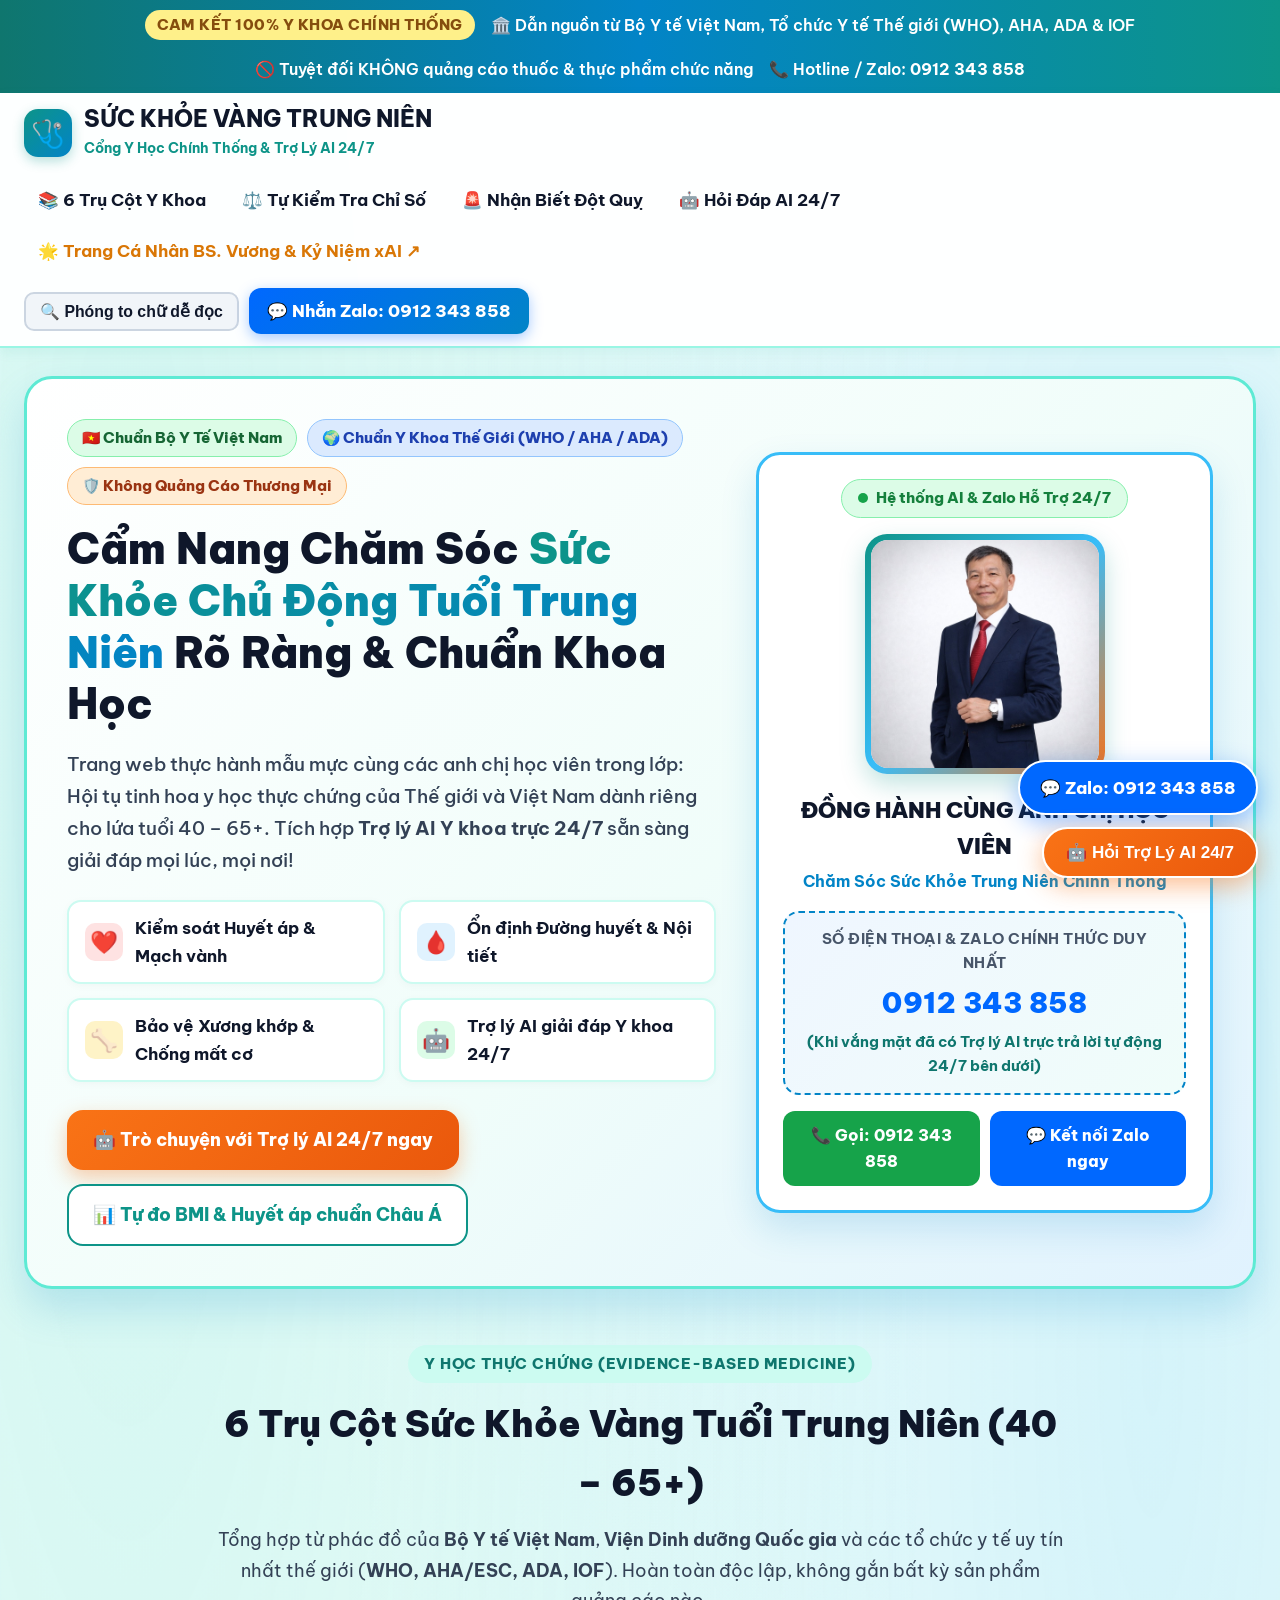
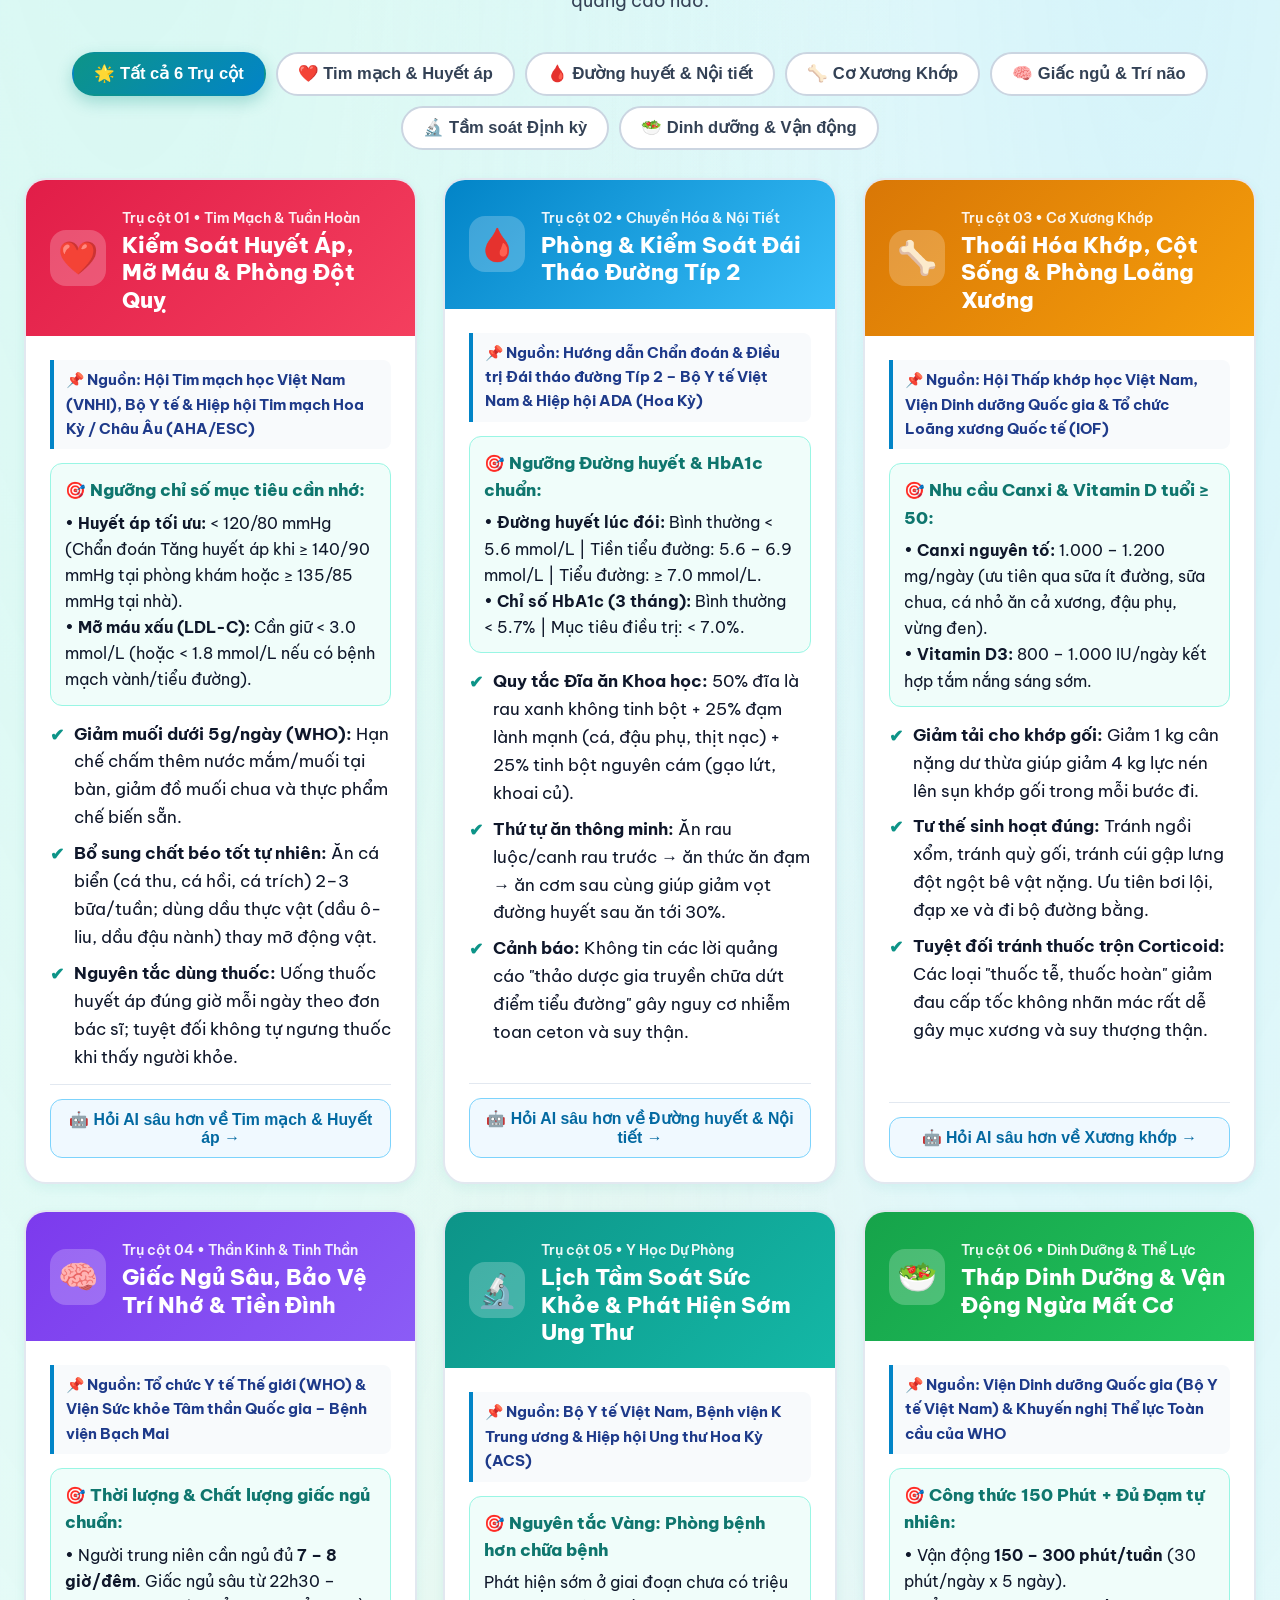
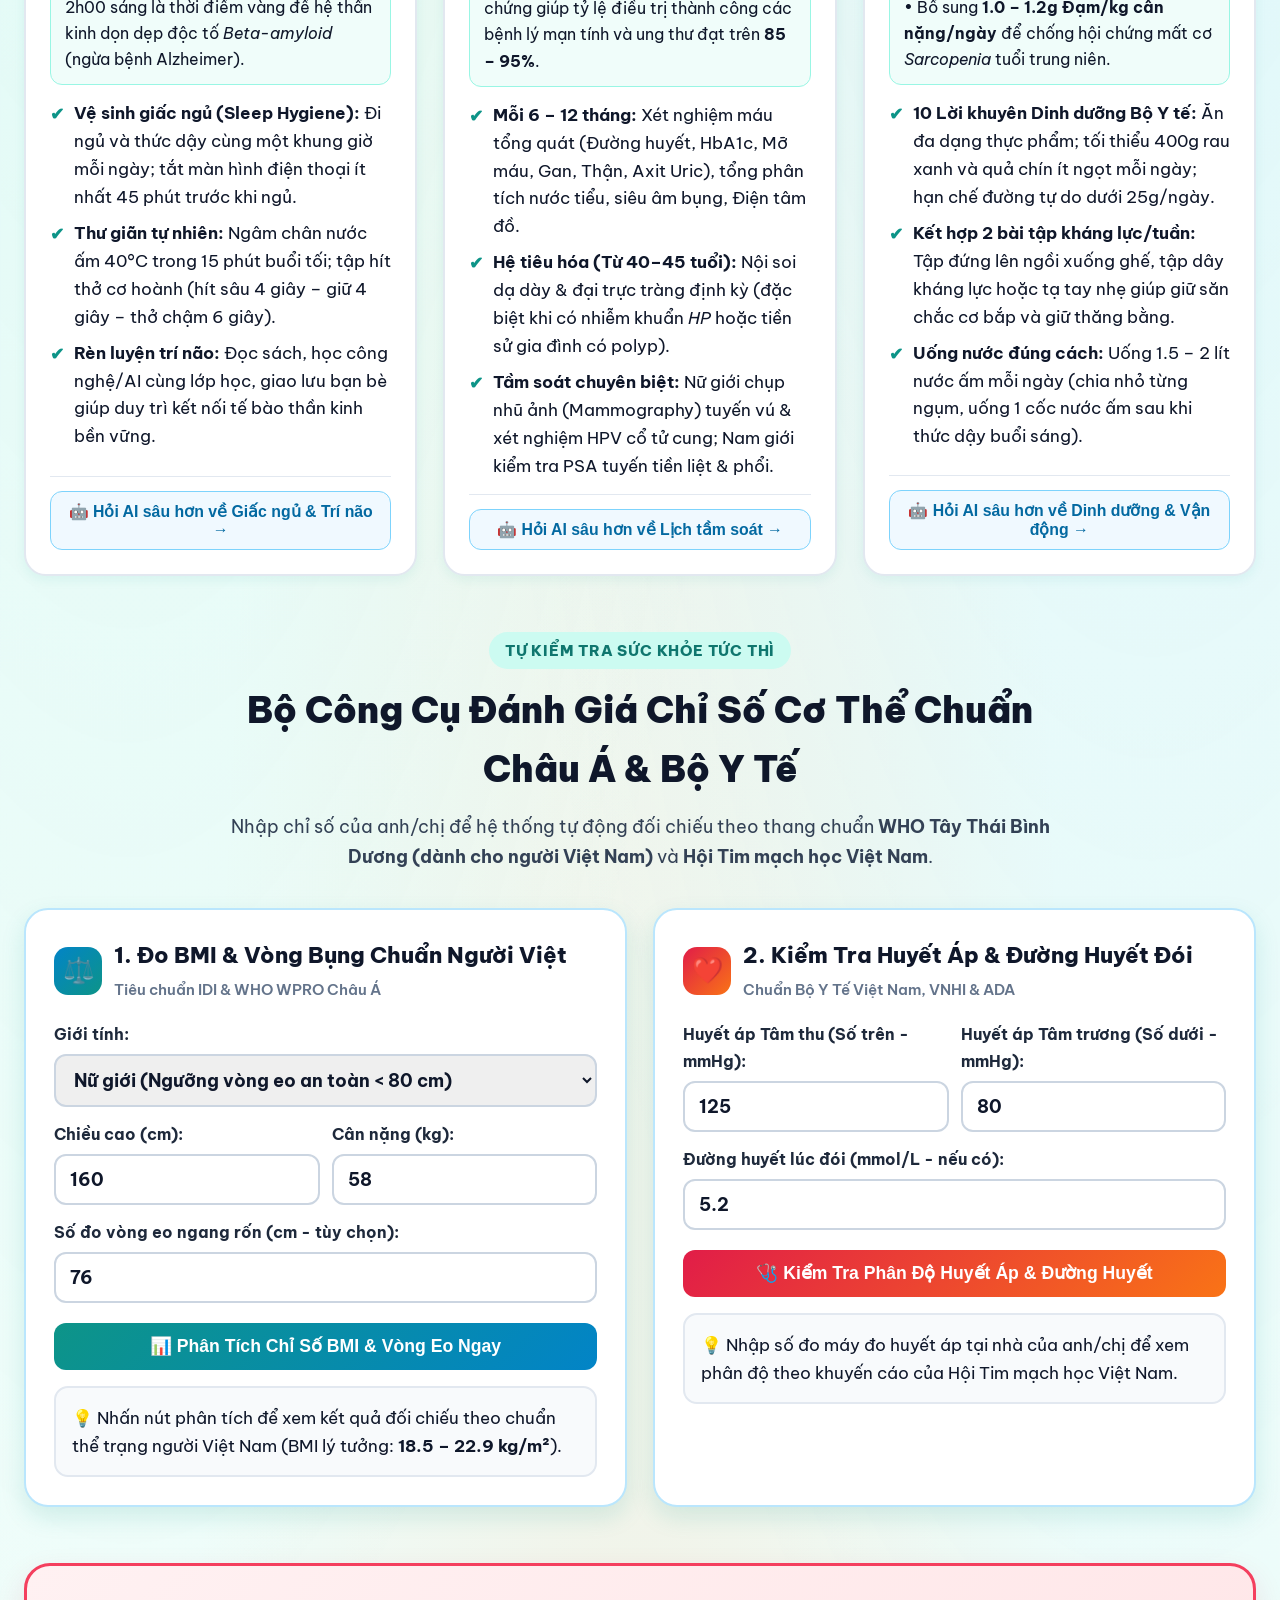
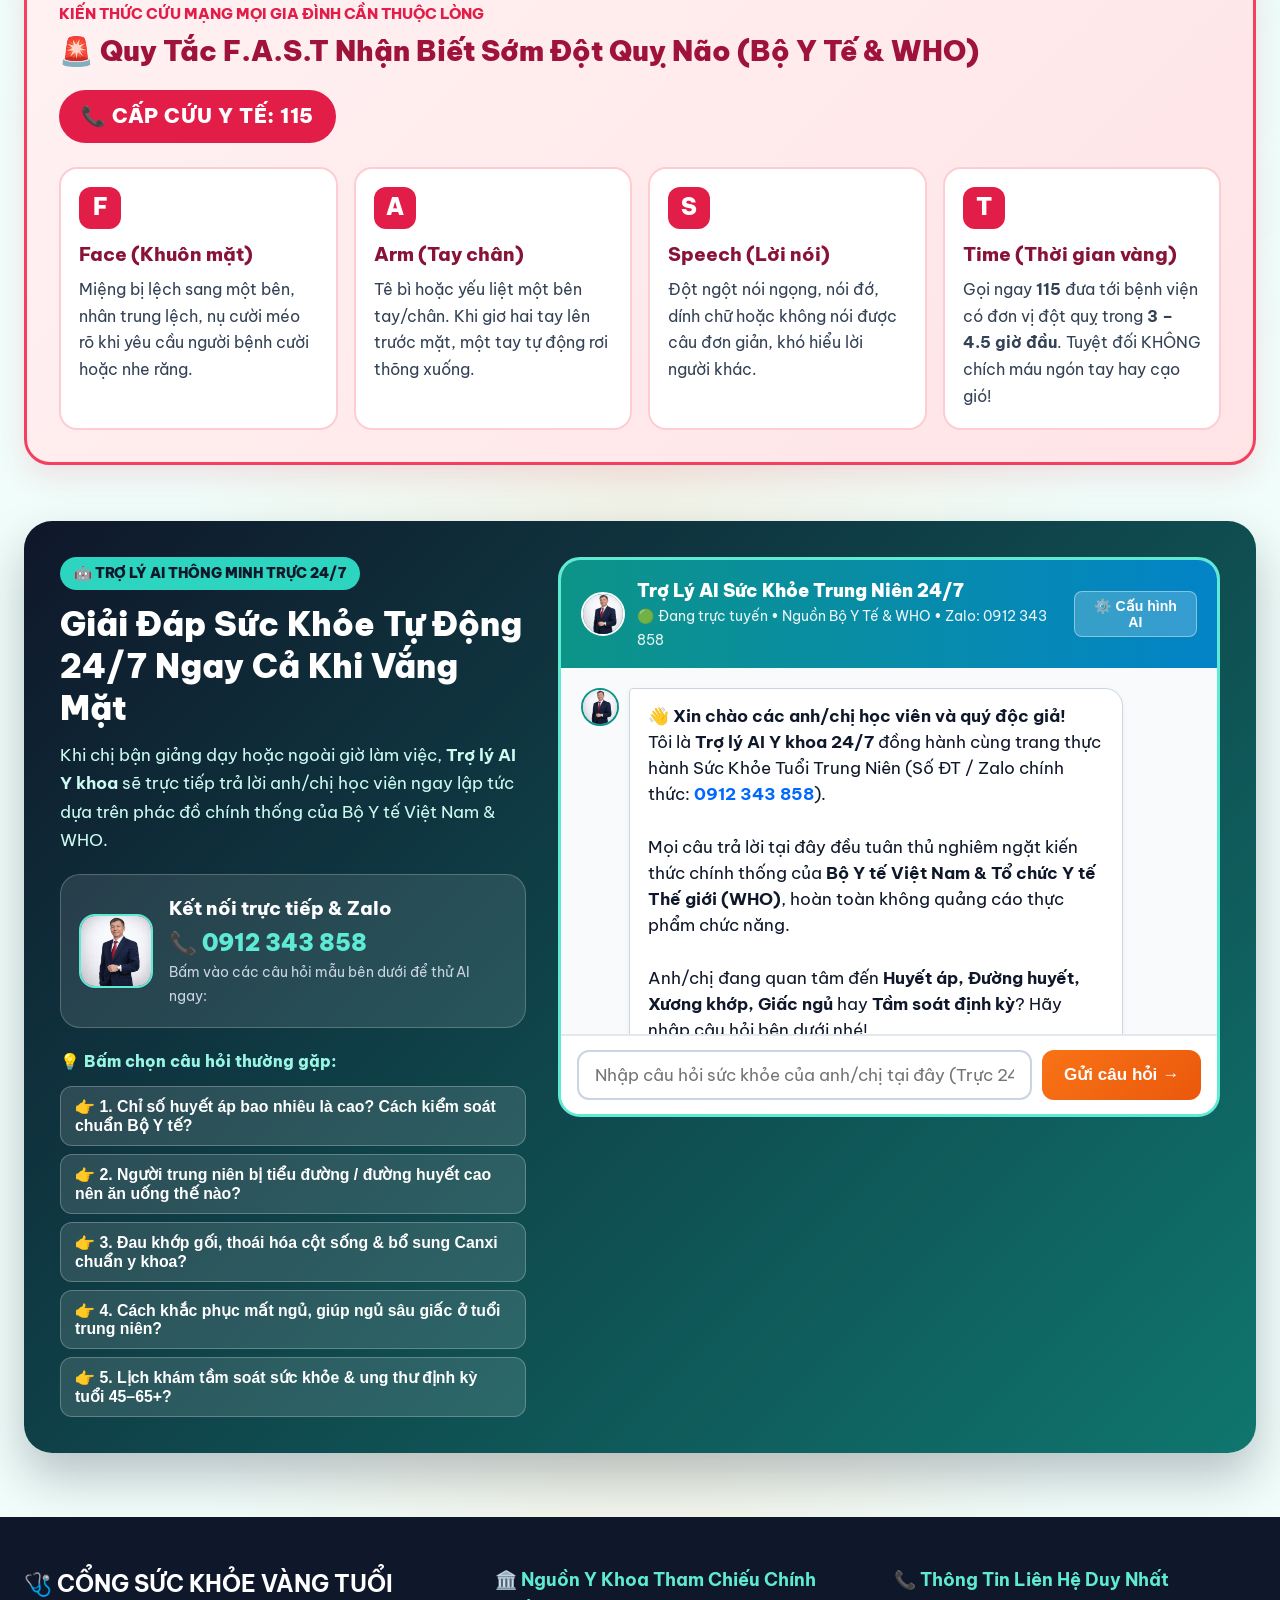
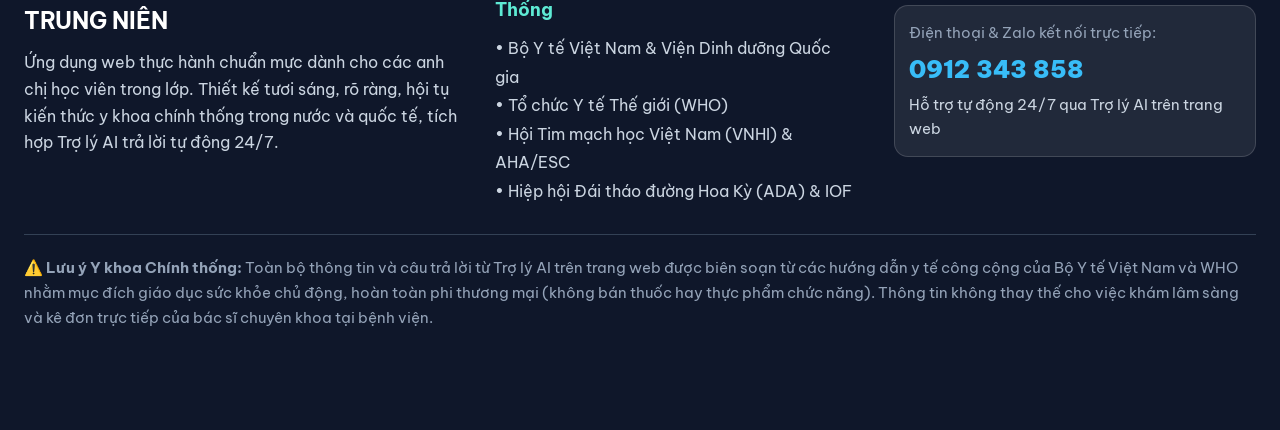
<file: index.html>
<!DOCTYPE html>
<html lang="vi">
<head>
  <meta charset="UTF-8" />
  <meta name="viewport" content="width=device-width, initial-scale=1.0" />
  <title>Sức Khỏe Vàng Tuổi Trung Niên | Y Khoa Chính Thống Việt Nam & Thế Giới - AI 24/7</title>
  <link rel="preconnect" href="https://fonts.googleapis.com">
  <link rel="preconnect" href="https://fonts.gstatic.com" crossorigin>
  <link href="https://fonts.googleapis.com/css2?family=Be+Vietnam+Pro:ital,wght@0,400;0,500;0,600;0,700;0,800;0,900;1,400&display=swap" rel="stylesheet">
  <link rel="stylesheet" href="styles.css" />
</head>
<body>

  <!-- THANH CAM KẾT Y KHOA CHÍNH THỐNG -->
  <div class="top-trust-bar">
    <span class="badge-pill">CAM KẾT 100% Y KHOA CHÍNH THỐNG</span>
    <span>🏛️ Dẫn nguồn từ Bộ Y tế Việt Nam, Tổ chức Y tế Thế giới (WHO), AHA, ADA &amp; IOF</span>
    <span>🚫 Tuyệt đối KHÔNG quảng cáo thuốc &amp; thực phẩm chức năng</span>
    <span>📞 Hotline / Zalo: <strong>0912 343 858</strong></span>
  </div>

  <!-- THANH ĐIỀU HƯỚNG CHÍNH -->
  <header class="navbar">
    <div class="nav-container">
      <a href="#top" class="brand-logo">
        <div class="brand-icon">🩺</div>
        <div class="brand-text">
          <h1>SỨC KHỎE VÀNG TRUNG NIÊN</h1>
          <span>Cổng Y Học Chính Thống &amp; Trợ Lý AI 24/7</span>
        </div>
      </a>

      <nav class="nav-links">
        <a href="#kien-thuc-y-khoa">📚 6 Trụ Cột Y Khoa</a>
        <a href="#cong-cu-tu-do">⚖️ Tự Kiểm Tra Chỉ Số</a>
        <a href="#cap-cuu-dot-quy">🚨 Nhận Biết Đột Quỵ</a>
        <a href="#ai-assistant-section">🤖 Hỏi Đáp AI 24/7</a>
        <a href="bs-trinh-cong-vuong.html" style="color:#d97706;font-weight:700;">🌟 Trang Cá Nhân BS. Vương &amp; Kỷ Niệm xAI ↗</a>
      </nav>

      <div class="nav-actions">
        <button id="btnFontToggle" class="btn-font-toggle" onclick="toggleFontSize()">
          🔍 Phóng to chữ dễ đọc
        </button>
        <a href="https://zalo.me/0912343858" target="_blank" class="btn-zalo-nav">
          💬 Nhắn Zalo: 0912 343 858
        </a>
      </div>
    </div>
  </header>

  <!-- HERO SECTION: TƯƠI SÁNG, BẮT MẮT & HÌNH CHÂN DUNG DUY NHẤT KÈM SỐ ZALO -->
  <section id="top" class="hero-section">
    <div class="hero-card">
      <div class="hero-content">
        <div class="hero-badge-row">
          <span class="source-tag tag-moh">🇻🇳 Chuẩn Bộ Y Tế Việt Nam</span>
          <span class="source-tag tag-who">🌍 Chuẩn Y Khoa Thế Giới (WHO / AHA / ADA)</span>
          <span class="source-tag tag-noads">🛡️ Không Quảng Cáo Thương Mại</span>
        </div>

        <h2>
          Cẩm Nang Chăm Sóc <span class="highlight">Sức Khỏe Chủ Động Tuổi Trung Niên</span> Rõ Ràng &amp; Chuẩn Khoa Học
        </h2>

        <p class="hero-lead">
          Trang web thực hành mẫu mực cùng các anh chị học viên trong lớp: Hội tụ tinh hoa y học thực chứng của Thế giới và Việt Nam dành riêng cho lứa tuổi 40 – 65+. Tích hợp <strong>Trợ lý AI Y khoa trực 24/7</strong> sẵn sàng giải đáp mọi lúc, mọi nơi!
        </p>

        <div class="hero-pillars">
          <div class="pillar-item">
            <div class="pillar-icon" style="background:#fee2e2;color:#e11d48;">❤️</div>
            <span>Kiểm soát Huyết áp &amp; Mạch vành</span>
          </div>
          <div class="pillar-item">
            <div class="pillar-icon" style="background:#e0f2fe;color:#0284c7;">🩸</div>
            <span>Ổn định Đường huyết &amp; Nội tiết</span>
          </div>
          <div class="pillar-item">
            <div class="pillar-icon" style="background:#fef3c7;color:#d97706;">🦴</div>
            <span>Bảo vệ Xương khớp &amp; Chống mất cơ</span>
          </div>
          <div class="pillar-item">
            <div class="pillar-icon" style="background:#dcfce7;color:#16a34a;">🤖</div>
            <span>Trợ lý AI giải đáp Y khoa 24/7</span>
          </div>
        </div>

        <div class="hero-cta-group">
          <a href="#ai-assistant-section" class="btn-primary-hero">
            🤖 Trò chuyện với Trợ lý AI 24/7 ngay
          </a>
          <a href="#cong-cu-tu-do" class="btn-secondary-hero">
            📊 Tự đo BMI &amp; Huyết áp chuẩn Châu Á
          </a>
        </div>
      </div>

      <!-- KHUNG HÌNH CHÂN DUNG DUY NHẤT TRONG FOLDER KÈM SỐ ĐT & ZALO 0912 343 858 -->
      <div class="profile-card">
        <div class="profile-status-badge">
          <span class="pulse-dot"></span>
          <span>Hệ thống AI &amp; Zalo Hỗ Trợ 24/7</span>
        </div>

        <div class="profile-img-wrapper">
          <img src="avatar.jpg" alt="Hình đại diện đồng hành sức khỏe trung niên" />
        </div>

        <div class="profile-title">ĐỒNG HÀNH CÙNG ANH CHỊ HỌC VIÊN</div>
        <div class="profile-subtitle">Chăm Sóc Sức Khỏe Trung Niên Chính Thống</div>

        <div class="contact-box-highlight">
          <div class="phone-label">Số Điện Thoại &amp; Zalo Chính Thức Duy Nhất</div>
          <div class="phone-number-display">0912 343 858</div>
          <div style="font-size:0.82rem;color:#0f766e;font-weight:700;">
            (Khi vắng mặt đã có Trợ lý AI trực trả lời tự động 24/7 bên dưới)
          </div>
        </div>

        <div class="profile-contact-buttons">
          <a href="tel:0912343858" class="btn-call-direct">
            📞 Gọi: 0912 343 858
          </a>
          <a href="https://zalo.me/0912343858" target="_blank" class="btn-zalo-direct">
            💬 Kết nối Zalo ngay
          </a>
        </div>
      </div>
    </div>
  </section>

  <!-- CHUYÊN MỤC 1: 6 TRỤ CỘT KIẾN THỨC Y HỌC CHÍNH THỐNG VIỆT NAM & THẾ GIỚI -->
  <section id="kien-thuc-y-khoa" class="section-container">
    <div class="section-header">
      <span class="section-eyebrow">Y HỌC THỰC CHỨNG (EVIDENCE-BASED MEDICINE)</span>
      <h2>6 Trụ Cột Sức Khỏe Vàng Tuổi Trung Niên (40 – 65+)</h2>
      <p>
        Tổng hợp từ phác đồ của <strong>Bộ Y tế Việt Nam</strong>, <strong>Viện Dinh dưỡng Quốc gia</strong> và các tổ chức y tế uy tín nhất thế giới (<strong>WHO, AHA/ESC, ADA, IOF</strong>). Hoàn toàn độc lập, không gắn bất kỳ sản phẩm quảng cáo nào.
      </p>
    </div>

    <!-- Thanh lọc chuyên mục -->
    <div class="filter-bar">
      <button class="filter-btn active" onclick="filterKnowledge('all', this)">🌟 Tất cả 6 Trụ cột</button>
      <button class="filter-btn" onclick="filterKnowledge('tim-mach', this)">❤️ Tim mạch &amp; Huyết áp</button>
      <button class="filter-btn" onclick="filterKnowledge('noi-tiet', this)">🩸 Đường huyết &amp; Nội tiết</button>
      <button class="filter-btn" onclick="filterKnowledge('xuong-khop', this)">🦴 Cơ Xương Khớp</button>
      <button class="filter-btn" onclick="filterKnowledge('than-kinh', this)">🧠 Giấc ngủ &amp; Trí não</button>
      <button class="filter-btn" onclick="filterKnowledge('tam-soat', this)">🔬 Tầm soát Định kỳ</button>
      <button class="filter-btn" onclick="filterKnowledge('dinh-duong', this)">🥗 Dinh dưỡng &amp; Vận động</button>
    </div>

    <div class="knowledge-grid">
      <!-- TRỤ CỘT 1: TIM MẠCH -->
      <article class="medical-card" data-category="tim-mach">
        <div class="card-banner banner-cardio">
          <div class="card-svg-box">❤️</div>
          <div class="card-banner-title">
            <span>Trụ cột 01 • Tim Mạch &amp; Tuần Hoàn</span>
            <h3>Kiểm Soát Huyết Áp, Mỡ Máu &amp; Phòng Đột Quỵ</h3>
          </div>
        </div>
        <div class="card-body">
          <div class="source-citation">
            📌 Nguồn: Hội Tim mạch học Việt Nam (VNHI), Bộ Y tế &amp; Hiệp hội Tim mạch Hoa Kỳ / Châu Âu (AHA/ESC)
          </div>
          <div class="metric-highlight-box">
            <h4>🎯 Ngưỡng chỉ số mục tiêu cần nhớ:</h4>
            <p style="font-size:0.88rem;">
              • <strong>Huyết áp tối ưu:</strong> &lt; 120/80 mmHg (Chẩn đoán Tăng huyết áp khi &ge; 140/90 mmHg tại phòng khám hoặc &ge; 135/85 mmHg tại nhà).<br>
              • <strong>Mỡ máu xấu (LDL-C):</strong> Cần giữ &lt; 3.0 mmol/L (hoặc &lt; 1.8 mmol/L nếu có bệnh mạch vành/tiểu đường).
            </p>
          </div>
          <ul class="medical-list">
            <li><strong>Giảm muối dưới 5g/ngày (WHO):</strong> Hạn chế chấm thêm nước mắm/muối tại bàn, giảm đồ muối chua và thực phẩm chế biến sẵn.</li>
            <li><strong>Bổ sung chất béo tốt tự nhiên:</strong> Ăn cá biển (cá thu, cá hồi, cá trích) 2–3 bữa/tuần; dùng dầu thực vật (dầu ô-liu, dầu đậu nành) thay mỡ động vật.</li>
            <li><strong>Nguyên tắc dùng thuốc:</strong> Uống thuốc huyết áp đúng giờ mỗi ngày theo đơn bác sĩ; tuyệt đối không tự ngưng thuốc khi thấy người khỏe.</li>
          </ul>
          <div class="card-footer-action">
            <button class="btn-ask-ai-topic" onclick="askAITopic('Chế độ ăn và theo dõi huyết áp, mỡ máu cho người trung niên chuẩn Bộ Y tế như thế nào?')">
              🤖 Hỏi AI sâu hơn về Tim mạch &amp; Huyết áp &rarr;
            </button>
          </div>
        </div>
      </article>

      <!-- TRỤ CỘT 2: ĐÁI THÁO ĐƯỜNG & NỘI TIẾT -->
      <article class="medical-card" data-category="noi-tiet">
        <div class="card-banner banner-endocrine">
          <div class="card-svg-box">🩸</div>
          <div class="card-banner-title">
            <span>Trụ cột 02 • Chuyển Hóa &amp; Nội Tiết</span>
            <h3>Phòng &amp; Kiểm Soát Đái Tháo Đường Típ 2</h3>
          </div>
        </div>
        <div class="card-body">
          <div class="source-citation">
            📌 Nguồn: Hướng dẫn Chẩn đoán &amp; Điều trị Đái tháo đường Típ 2 – Bộ Y tế Việt Nam &amp; Hiệp hội ADA (Hoa Kỳ)
          </div>
          <div class="metric-highlight-box">
            <h4>🎯 Ngưỡng Đường huyết &amp; HbA1c chuẩn:</h4>
            <p style="font-size:0.88rem;">
              • <strong>Đường huyết lúc đói:</strong> Bình thường &lt; 5.6 mmol/L | Tiền tiểu đường: 5.6 – 6.9 mmol/L | Tiểu đường: &ge; 7.0 mmol/L.<br>
              • <strong>Chỉ số HbA1c (3 tháng):</strong> Bình thường &lt; 5.7% | Mục tiêu điều trị: &lt; 7.0%.
            </p>
          </div>
          <ul class="medical-list">
            <li><strong>Quy tắc Đĩa ăn Khoa học:</strong> 50% đĩa là rau xanh không tinh bột + 25% đạm lành mạnh (cá, đậu phụ, thịt nạc) + 25% tinh bột nguyên cám (gạo lứt, khoai củ).</li>
            <li><strong>Thứ tự ăn thông minh:</strong> Ăn rau luộc/canh rau trước &rarr; ăn thức ăn đạm &rarr; ăn cơm sau cùng giúp giảm vọt đường huyết sau ăn tới 30%.</li>
            <li><strong>Cảnh báo:</strong> Không tin các lời quảng cáo "thảo dược gia truyền chữa dứt điểm tiểu đường" gây nguy cơ nhiễm toan ceton và suy thận.</li>
          </ul>
          <div class="card-footer-action">
            <button class="btn-ask-ai-topic" onclick="askAITopic('Hướng dẫn thực đơn và cách kiểm soát đường huyết, HbA1c cho người trung niên?')">
              🤖 Hỏi AI sâu hơn về Đường huyết &amp; Nội tiết &rarr;
            </button>
          </div>
        </div>
      </article>

      <!-- TRỤ CỘT 3: CƠ XƯƠNG KHỚP -->
      <article class="medical-card" data-category="xuong-khop">
        <div class="card-banner banner-bone">
          <div class="card-svg-box">🦴</div>
          <div class="card-banner-title">
            <span>Trụ cột 03 • Cơ Xương Khớp</span>
            <h3>Thoái Hóa Khớp, Cột Sống &amp; Phòng Loãng Xương</h3>
          </div>
        </div>
        <div class="card-body">
          <div class="source-citation">
            📌 Nguồn: Hội Thấp khớp học Việt Nam, Viện Dinh dưỡng Quốc gia &amp; Tổ chức Loãng xương Quốc tế (IOF)
          </div>
          <div class="metric-highlight-box">
            <h4>🎯 Nhu cầu Canxi &amp; Vitamin D tuổi &ge; 50:</h4>
            <p style="font-size:0.88rem;">
              • <strong>Canxi nguyên tố:</strong> 1.000 – 1.200 mg/ngày (ưu tiên qua sữa ít đường, sữa chua, cá nhỏ ăn cả xương, đậu phụ, vừng đen).<br>
              • <strong>Vitamin D3:</strong> 800 – 1.000 IU/ngày kết hợp tắm nắng sáng sớm.
            </p>
          </div>
          <ul class="medical-list">
            <li><strong>Giảm tải cho khớp gối:</strong> Giảm 1 kg cân nặng dư thừa giúp giảm 4 kg lực nén lên sụn khớp gối trong mỗi bước đi.</li>
            <li><strong>Tư thế sinh hoạt đúng:</strong> Tránh ngồi xổm, tránh quỳ gối, tránh cúi gập lưng đột ngột bê vật nặng. Ưu tiên bơi lội, đạp xe và đi bộ đường bằng.</li>
            <li><strong>Tuyệt đối tránh thuốc trộn Corticoid:</strong> Các loại "thuốc tễ, thuốc hoàn" giảm đau cấp tốc không nhãn mác rất dễ gây mục xương và suy thượng thận.</li>
          </ul>
          <div class="card-footer-action">
            <button class="btn-ask-ai-topic" onclick="askAITopic('Cách chăm sóc thoái hóa khớp gối, đau cột sống và bổ sung Canxi tự nhiên cho tuổi trung niên?')">
              🤖 Hỏi AI sâu hơn về Xương khớp &rarr;
            </button>
          </div>
        </div>
      </article>

      <!-- TRỤ CỘT 4: GIẤC NGỦ & THẦN KINH -->
      <article class="medical-card" data-category="than-kinh">
        <div class="card-banner banner-neuro">
          <div class="card-svg-box">🧠</div>
          <div class="card-banner-title">
            <span>Trụ cột 04 • Thần Kinh &amp; Tinh Thần</span>
            <h3>Giấc Ngủ Sâu, Bảo Vệ Trí Nhớ &amp; Tiền Đình</h3>
          </div>
        </div>
        <div class="card-body">
          <div class="source-citation">
            📌 Nguồn: Tổ chức Y tế Thế giới (WHO) &amp; Viện Sức khỏe Tâm thần Quốc gia – Bệnh viện Bạch Mai
          </div>
          <div class="metric-highlight-box">
            <h4>🎯 Thời lượng &amp; Chất lượng giấc ngủ chuẩn:</h4>
            <p style="font-size:0.88rem;">
              • Người trung niên cần ngủ đủ <strong>7 – 8 giờ/đêm</strong>. Giấc ngủ sâu từ 22h30 – 2h00 sáng là thời điểm vàng để hệ thần kinh dọn dẹp độc tố <em>Beta-amyloid</em> (ngừa bệnh Alzheimer).
            </p>
          </div>
          <ul class="medical-list">
            <li><strong>Vệ sinh giấc ngủ (Sleep Hygiene):</strong> Đi ngủ và thức dậy cùng một khung giờ mỗi ngày; tắt màn hình điện thoại ít nhất 45 phút trước khi ngủ.</li>
            <li><strong>Thư giãn tự nhiên:</strong> Ngâm chân nước ấm 40°C trong 15 phút buổi tối; tập hít thở cơ hoành (hít sâu 4 giây – giữ 4 giây – thở chậm 6 giây).</li>
            <li><strong>Rèn luyện trí não:</strong> Đọc sách, học công nghệ/AI cùng lớp học, giao lưu bạn bè giúp duy trì kết nối tế bào thần kinh bền vững.</li>
          </ul>
          <div class="card-footer-action">
            <button class="btn-ask-ai-topic" onclick="askAITopic('Phương pháp cải thiện mất ngủ tuổi trung niên và bảo vệ trí nhớ không dùng thuốc an thần?')">
              🤖 Hỏi AI sâu hơn về Giấc ngủ &amp; Trí não &rarr;
            </button>
          </div>
        </div>
      </article>

      <!-- TRỤ CỘT 5: TẦM SOÁT ĐỊNH KỲ & UNG THƯ -->
      <article class="medical-card" data-category="tam-soat">
        <div class="card-banner banner-cancer">
          <div class="card-svg-box">🔬</div>
          <div class="card-banner-title">
            <span>Trụ cột 05 • Y Học Dự Phòng</span>
            <h3>Lịch Tầm Soát Sức Khỏe &amp; Phát Hiện Sớm Ung Thư</h3>
          </div>
        </div>
        <div class="card-body">
          <div class="source-citation">
            📌 Nguồn: Bộ Y tế Việt Nam, Bệnh viện K Trung ương &amp; Hiệp hội Ung thư Hoa Kỳ (ACS)
          </div>
          <div class="metric-highlight-box">
            <h4>🎯 Nguyên tắc Vàng: Phòng bệnh hơn chữa bệnh</h4>
            <p style="font-size:0.88rem;">
              Phát hiện sớm ở giai đoạn chưa có triệu chứng giúp tỷ lệ điều trị thành công các bệnh lý mạn tính và ung thư đạt trên <strong>85 – 95%</strong>.
            </p>
          </div>
          <ul class="medical-list">
            <li><strong>Mỗi 6 – 12 tháng:</strong> Xét nghiệm máu tổng quát (Đường huyết, HbA1c, Mỡ máu, Gan, Thận, Axit Uric), tổng phân tích nước tiểu, siêu âm bụng, Điện tâm đồ.</li>
            <li><strong>Hệ tiêu hóa (Từ 40–45 tuổi):</strong> Nội soi dạ dày &amp; đại trực tràng định kỳ (đặc biệt khi có nhiễm khuẩn <em>HP</em> hoặc tiền sử gia đình có polyp).</li>
            <li><strong>Tầm soát chuyên biệt:</strong> Nữ giới chụp nhũ ảnh (Mammography) tuyến vú &amp; xét nghiệm HPV cổ tử cung; Nam giới kiểm tra PSA tuyến tiền liệt &amp; phổi.</li>
          </ul>
          <div class="card-footer-action">
            <button class="btn-ask-ai-topic" onclick="askAITopic('Danh mục các xét nghiệm tầm soát sức khỏe và ung thư định kỳ cho tuổi 45 đến 65?')">
              🤖 Hỏi AI sâu hơn về Lịch tầm soát &rarr;
            </button>
          </div>
        </div>
      </article>

      <!-- TRỤ CỘT 6: DINH DƯỠNG & VẬN ĐỘNG CHỐNG MẤT CƠ -->
      <article class="medical-card" data-category="dinh-duong">
        <div class="card-banner banner-nutrition">
          <div class="card-svg-box">🥗</div>
          <div class="card-banner-title">
            <span>Trụ cột 06 • Dinh Dưỡng &amp; Thể Lực</span>
            <h3>Tháp Dinh Dưỡng &amp; Vận Động Ngừa Mất Cơ</h3>
          </div>
        </div>
        <div class="card-body">
          <div class="source-citation">
            📌 Nguồn: Viện Dinh dưỡng Quốc gia (Bộ Y tế Việt Nam) &amp; Khuyến nghị Thể lực Toàn cầu của WHO
          </div>
          <div class="metric-highlight-box">
            <h4>🎯 Công thức 150 Phút + Đủ Đạm tự nhiên:</h4>
            <p style="font-size:0.88rem;">
              • Vận động <strong>150 – 300 phút/tuần</strong> (30 phút/ngày x 5 ngày).<br>
              • Bổ sung <strong>1.0 – 1.2g Đạm/kg cân nặng/ngày</strong> để chống hội chứng mất cơ <em>Sarcopenia</em> tuổi trung niên.
            </p>
          </div>
          <ul class="medical-list">
            <li><strong>10 Lời khuyên Dinh dưỡng Bộ Y tế:</strong> Ăn đa dạng thực phẩm; tối thiểu 400g rau xanh và quả chín ít ngọt mỗi ngày; hạn chế đường tự do dưới 25g/ngày.</li>
            <li><strong>Kết hợp 2 bài tập kháng lực/tuần:</strong> Tập đứng lên ngồi xuống ghế, tập dây kháng lực hoặc tạ tay nhẹ giúp giữ săn chắc cơ bắp và giữ thăng bằng.</li>
            <li><strong>Uống nước đúng cách:</strong> Uống 1.5 – 2 lít nước ấm mỗi ngày (chia nhỏ từng ngụm, uống 1 cốc nước ấm sau khi thức dậy buổi sáng).</li>
          </ul>
          <div class="card-footer-action">
            <button class="btn-ask-ai-topic" onclick="askAITopic('Gợi ý chế độ ăn uống và bài tập thể dục chống mất cơ cho người trung niên?')">
              🤖 Hỏi AI sâu hơn về Dinh dưỡng &amp; Vận động &rarr;
            </button>
          </div>
        </div>
      </article>
    </div>
  </section>

  <!-- CHUYÊN MỤC 2: CÔNG CỤ TỰ ĐÁNH GIÁ CHỈ SỐ SỨC KHỎE CHUẨN Y KHOA -->
  <section id="cong-cu-tu-do" class="section-container">
    <div class="section-header">
      <span class="section-eyebrow">TỰ KIỂM TRA SỨC KHỎE TỨC THÌ</span>
      <h2>Bộ Công Cụ Đánh Giá Chỉ Số Cơ Thể Chuẩn Châu Á &amp; Bộ Y Tế</h2>
      <p>
        Nhập chỉ số của anh/chị để hệ thống tự động đối chiếu theo thang chuẩn <strong>WHO Tây Thái Bình Dương (dành cho người Việt Nam)</strong> và <strong>Hội Tim mạch học Việt Nam</strong>.
      </p>
    </div>

    <div class="tools-grid">
      <!-- CÔNG CỤ 1: TÍNH BMI & VÒNG EO CHÂU Á -->
      <div class="tool-box">
        <div class="tool-box-header">
          <div class="tool-icon">⚖️</div>
          <div>
            <h3>1. Đo BMI &amp; Vòng Bụng Chuẩn Người Việt</h3>
            <span style="font-size:0.82rem;color:#64748b;font-weight:600;">Tiêu chuẩn IDI &amp; WHO WPRO Châu Á</span>
          </div>
        </div>

        <div class="form-group">
          <label for="bmiGender">Giới tính:</label>
          <select id="bmiGender" class="form-control">
            <option value="female">Nữ giới (Ngưỡng vòng eo an toàn &lt; 80 cm)</option>
            <option value="male">Nam giới (Ngưỡng vòng eo an toàn &lt; 90 cm)</option>
          </select>
        </div>

        <div style="display:grid;grid-template-columns:1fr 1fr;gap:12px;">
          <div class="form-group">
            <label for="bmiHeight">Chiều cao (cm):</label>
            <input type="number" id="bmiHeight" class="form-control" placeholder="VD: 160" value="160" />
          </div>
          <div class="form-group">
            <label for="bmiWeight">Cân nặng (kg):</label>
            <input type="number" id="bmiWeight" class="form-control" placeholder="VD: 58" value="58" />
          </div>
        </div>

        <div class="form-group">
          <label for="bmiWaist">Số đo vòng eo ngang rốn (cm - tùy chọn):</label>
          <input type="number" id="bmiWaist" class="form-control" placeholder="VD: 76" value="76" />
        </div>

        <button class="btn-calc" onclick="calculateAsianBMI()">
          📊 Phân Tích Chỉ Số BMI &amp; Vòng Eo Ngay
        </button>

        <div id="bmiResult" class="calc-result">
          💡 Nhấn nút phân tích để xem kết quả đối chiếu theo chuẩn thể trạng người Việt Nam (BMI lý tưởng: <strong>18.5 – 22.9 kg/m²</strong>).
        </div>
      </div>

      <!-- CÔNG CỤ 2: ĐÁNH GIÁ HUYẾT ÁP & ĐƯỜNG HUYẾT -->
      <div class="tool-box">
        <div class="tool-box-header">
          <div class="tool-icon" style="background:linear-gradient(135deg,#e11d48,#f97316);">❤️</div>
          <div>
            <h3>2. Kiểm Tra Huyết Áp &amp; Đường Huyết Đói</h3>
            <span style="font-size:0.82rem;color:#64748b;font-weight:600;">Chuẩn Bộ Y Tế Việt Nam, VNHI &amp; ADA</span>
          </div>
        </div>

        <div style="display:grid;grid-template-columns:1fr 1fr;gap:12px;">
          <div class="form-group">
            <label for="bpSys">Huyết áp Tâm thu (Số trên - mmHg):</label>
            <input type="number" id="bpSys" class="form-control" placeholder="VD: 125" value="125" />
          </div>
          <div class="form-group">
            <label for="bpDia">Huyết áp Tâm trương (Số dưới - mmHg):</label>
            <input type="number" id="bpDia" class="form-control" placeholder="VD: 80" value="80" />
          </div>
        </div>

        <div class="form-group">
          <label for="bloodGlu">Đường huyết lúc đói (mmol/L - nếu có):</label>
          <input type="number" step="0.1" id="bloodGlu" class="form-control" placeholder="VD: 5.2" value="5.2" />
        </div>

        <button class="btn-calc" style="background:linear-gradient(135deg,#e11d48,#f97316);" onclick="checkVitals()">
          🩺 Kiểm Tra Phân Độ Huyết Áp &amp; Đường Huyết
        </button>

        <div id="vitalsResult" class="calc-result">
          💡 Nhập số đo máy đo huyết áp tại nhà của anh/chị để xem phân độ theo khuyến cáo của Hội Tim mạch học Việt Nam.
        </div>
      </div>
    </div>
  </section>

  <!-- CHUYÊN MỤC 3: CẢNH BÁO ĐỘT QUỴ QUY TẮC F.A.S.T -->
  <section id="cap-cuu-dot-quy" class="section-container">
    <div class="emergency-banner">
      <div class="emergency-header">
        <div>
          <span style="font-size:0.85rem;font-weight:800;color:#e11d48;text-transform:uppercase;">KIẾN THỨC CỨU MẠNG MỌI GIA ĐÌNH CẦN THUỘC LÒNG</span>
          <h3>🚨 Quy Tắc F.A.S.T Nhận Biết Sớm Đột Quỵ Não (Bộ Y Tế &amp; WHO)</h3>
        </div>
        <div class="badge-115">📞 CẤP CỨU Y TẾ: 115</div>
      </div>

      <div class="fast-grid">
        <div class="fast-item">
          <div class="fast-letter">F</div>
          <h4>Face (Khuôn mặt)</h4>
          <p style="font-size:0.9rem;color:#334155;">Miệng bị lệch sang một bên, nhân trung lệch, nụ cười méo rõ khi yêu cầu người bệnh cười hoặc nhe răng.</p>
        </div>
        <div class="fast-item">
          <div class="fast-letter">A</div>
          <h4>Arm (Tay chân)</h4>
          <p style="font-size:0.9rem;color:#334155;">Tê bì hoặc yếu liệt một bên tay/chân. Khi giơ hai tay lên trước mặt, một tay tự động rơi thõng xuống.</p>
        </div>
        <div class="fast-item">
          <div class="fast-letter">S</div>
          <h4>Speech (Lời nói)</h4>
          <p style="font-size:0.9rem;color:#334155;">Đột ngột nói ngọng, nói đớ, dính chữ hoặc không nói được câu đơn giản, khó hiểu lời người khác.</p>
        </div>
        <div class="fast-item">
          <div class="fast-letter">T</div>
          <h4>Time (Thời gian vàng)</h4>
          <p style="font-size:0.9rem;color:#334155;">Gọi ngay <strong>115</strong> đưa tới bệnh viện có đơn vị đột quỵ trong <strong>3 – 4.5 giờ đầu</strong>. Tuyệt đối KHÔNG chích máu ngón tay hay cạo gió!</p>
        </div>
      </div>
    </div>
  </section>

  <!-- CHUYÊN MỤC 4: TRUNG TÂM TRỢ LÝ AI Y KHOA 24/7 -->
  <section id="ai-assistant-section" class="section-container">
    <div class="ai-center-card">
      <!-- Cột thông tin người đồng hành & gợi ý câu hỏi nhanh -->
      <div class="ai-info-column">
        <div>
          <span style="background:#2dd4bf;color:#0f172a;font-weight:900;font-size:0.8rem;padding:5px 14px;border-radius:999px;display:inline-block;margin-bottom:14px;">
            🤖 TRỢ LÝ AI THÔNG MINH TRỰC 24/7
          </span>
          <h2 style="font-size:1.85rem;font-weight:900;line-height:1.25;margin-bottom:12px;">
            Giải Đáp Sức Khỏe Tự Động 24/7 Ngay Cả Khi Vắng Mặt
          </h2>
          <p style="color:#ccfbf1;font-size:0.95rem;margin-bottom:20px;">
            Khi chị bận giảng dạy hoặc ngoài giờ làm việc, <strong>Trợ lý AI Y khoa</strong> sẽ trực tiếp trả lời anh/chị học viên ngay lập tức dựa trên phác đồ chính thống của Bộ Y tế Việt Nam &amp; WHO.
          </p>

          <div class="ai-host-mini">
            <img src="avatar.jpg" alt="Hình đại diện chủ nhiệm" />
            <div>
              <div style="font-weight:800;font-size:1.05rem;color:#ffffff;">Kết nối trực tiếp &amp; Zalo</div>
              <div style="font-size:1.25rem;font-weight:900;color:#5eead4;">📞 0912 343 858</div>
              <div style="font-size:0.8rem;color:#cbd5e1;">Bấm vào các câu hỏi mẫu bên dưới để thử AI ngay:</div>
            </div>
          </div>
        </div>

        <div class="ai-quick-prompts">
          <div style="font-weight:800;font-size:0.88rem;color:#99f6e4;margin-bottom:4px;">💡 Bấm chọn câu hỏi thường gặp:</div>
          <button class="prompt-chip" onclick="askAITopic('Chỉ số huyết áp bao nhiêu là cao và cách giảm huyết áp tự nhiên chuẩn Bộ Y tế?')">
            👉 1. Chỉ số huyết áp bao nhiêu là cao? Cách kiểm soát chuẩn Bộ Y tế?
          </button>
          <button class="prompt-chip" onclick="askAITopic('Người trung niên bị tiền tiểu đường hoặc tiểu đường típ 2 nên ăn uống theo quy tắc nào?')">
            👉 2. Người trung niên bị tiểu đường / đường huyết cao nên ăn uống thế nào?
          </button>
          <button class="prompt-chip" onclick="askAITopic('Đau mỏi khớp gối, cột sống và phòng ngừa loãng xương tuổi trung niên cần lưu ý gì?')">
            👉 3. Đau khớp gối, thoái hóa cột sống &amp; bổ sung Canxi chuẩn y khoa?
          </button>
          <button class="prompt-chip" onclick="askAITopic('Cách khắc phục mất ngủ, khó ngủ ban đêm ở tuổi trung niên không lạm dụng thuốc?')">
            👉 4. Cách khắc phục mất ngủ, giúp ngủ sâu giấc ở tuổi trung niên?
          </button>
          <button class="prompt-chip" onclick="askAITopic('Tuổi trung niên từ 45 đến 65 tuổi cần làm những xét nghiệm tầm soát định kỳ nào?')">
            👉 5. Lịch khám tầm soát sức khỏe &amp; ung thư định kỳ tuổi 45–65+?
          </button>
        </div>
      </div>

      <!-- Cột Cửa sổ Chat AI 24/7 -->
      <div class="ai-chat-window">
        <div class="chat-window-header">
          <div class="chat-header-left">
            <img src="avatar.jpg" alt="Avatar Trợ lý AI" />
            <div>
              <div style="font-weight:900;font-size:1rem;">Trợ Lý AI Sức Khỏe Trung Niên 24/7</div>
              <div style="font-size:0.78rem;opacity:0.92;">🟢 Đang trực tuyến • Nguồn Bộ Y Tế &amp; WHO • Zalo: 0912 343 858</div>
            </div>
          </div>
          <button class="btn-api-config" onclick="openApiModal()" title="Cấu hình khóa Gemini AI mở rộng (Tùy chọn)">
            ⚙️ Cấu hình AI
          </button>
        </div>

        <div id="chatMessages" class="chat-messages">
          <div class="msg-row bot">
            <img src="avatar.jpg" alt="Chủ nhiệm" class="msg-avatar" />
            <div class="msg-bubble">
              👋 <strong>Xin chào các anh/chị học viên và quý độc giả!</strong><br>
              Tôi là <strong>Trợ lý AI Y khoa 24/7</strong> đồng hành cùng trang thực hành Sức Khỏe Tuổi Trung Niên (Số ĐT / Zalo chính thức: <strong style="color:#0068ff;">0912 343 858</strong>).<br><br>
              Mọi câu trả lời tại đây đều tuân thủ nghiêm ngặt kiến thức chính thống của <strong>Bộ Y tế Việt Nam &amp; Tổ chức Y tế Thế giới (WHO)</strong>, hoàn toàn không quảng cáo thực phẩm chức năng.<br><br>
              Anh/chị đang quan tâm đến <strong>Huyết áp, Đường huyết, Xương khớp, Giấc ngủ</strong> hay <strong>Tầm soát định kỳ</strong>? Hãy nhập câu hỏi bên dưới nhé!
            </div>
          </div>
        </div>

        <div class="chat-input-bar">
          <input
            type="text"
            id="aiUserInput"
            placeholder="Nhập câu hỏi sức khỏe của anh/chị tại đây (Trực 24/7)..."
            autocomplete="off"
          />
          <button class="btn-send-chat" onclick="handleSendChatMessage()">
            Gửi câu hỏi &rarr;
          </button>
        </div>
      </div>
    </div>
  </section>

  <!-- CHÂN TRANG (FOOTER) -->
  <footer class="site-footer">
    <div class="footer-inner">
      <div>
        <h3 style="color:#ffffff;font-size:1.25rem;margin-bottom:10px;">🩺 CỔNG SỨC KHỎE VÀNG TUỔI TRUNG NIÊN</h3>
        <p style="font-size:0.9rem;color:#cbd5e1;margin-bottom:12px;">
          Ứng dụng web thực hành chuẩn mực dành cho các anh chị học viên trong lớp. Thiết kế tươi sáng, rõ ràng, hội tụ kiến thức y khoa chính thống trong nước và quốc tế, tích hợp Trợ lý AI trả lời tự động 24/7.
        </p>
      </div>

      <div>
        <h4 style="color:#5eead4;font-size:1rem;margin-bottom:10px;">🏛️ Nguồn Y Khoa Tham Chiếu Chính Thống</h4>
        <ul style="list-style:none;font-size:0.88rem;line-height:1.8;color:#cbd5e1;">
          <li>• Bộ Y tế Việt Nam &amp; Viện Dinh dưỡng Quốc gia</li>
          <li>• Tổ chức Y tế Thế giới (WHO)</li>
          <li>• Hội Tim mạch học Việt Nam (VNHI) &amp; AHA/ESC</li>
          <li>• Hiệp hội Đái tháo đường Hoa Kỳ (ADA) &amp; IOF</li>
        </ul>
      </div>

      <div>
        <h4 style="color:#5eead4;font-size:1rem;margin-bottom:10px;">📞 Thông Tin Liên Hệ Duy Nhất</h4>
        <div style="background:rgba(255,255,255,0.08);padding:14px;border-radius:14px;border:1px solid rgba(255,255,255,0.15);">
          <div style="font-size:0.85rem;color:#94a3b8;">Điện thoại &amp; Zalo kết nối trực tiếp:</div>
          <div style="font-size:1.35rem;font-weight:900;color:#38bdf8;margin:4px 0;">0912 343 858</div>
          <div style="font-size:0.82rem;color:#cbd5e1;">Hỗ trợ tự động 24/7 qua Trợ lý AI trên trang web</div>
        </div>
      </div>
    </div>

    <div class="medical-disclaimer">
      <strong>⚠️ Lưu ý Y khoa Chính thống:</strong> Toàn bộ thông tin và câu trả lời từ Trợ lý AI trên trang web được biên soạn từ các hướng dẫn y tế công cộng của Bộ Y tế Việt Nam và WHO nhằm mục đích giáo dục sức khỏe chủ động, hoàn toàn phi thương mại (không bán thuốc hay thực phẩm chức năng). Thông tin không thay thế cho việc khám lâm sàng và kê đơn trực tiếp của bác sĩ chuyên khoa tại bệnh viện.
    </div>
  </footer>

  <!-- NÚT NỔI GÓC DƯỚI PHẢI (ZALO + AI 24/7) -->
  <div class="floating-dock">
    <a href="https://zalo.me/0912343858" target="_blank" class="float-btn-zalo">
      💬 Zalo: 0912 343 858
    </a>
    <button class="float-btn-ai" onclick="document.getElementById('ai-assistant-section').scrollIntoView({behavior:'smooth'})">
      🤖 Hỏi Trợ Lý AI 24/7
    </button>
  </div>

  <!-- MODAL CẤU HÌNH API KEY MỞ RỘNG (TÙY CHỌN) -->
  <div id="apiModal" class="modal-backdrop">
    <div class="modal-box">
      <h3 style="font-size:1.2rem;color:#0f172a;margin-bottom:8px;">⚙️ Cấu Hình Kết Nối Gemini AI Nâng Cao (Tùy chọn)</h3>
      <p style="font-size:0.88rem;color:#475569;margin-bottom:14px;">
        Mặc định, <strong>Trợ lý AI Y khoa 24/7</strong> đã được nạp sẵn Cơ sở Tri thức Chính thống (Bộ Y tế &amp; WHO) và hoạt động ngay lập tức 100% không cần khóa. Nếu anh/chị muốn kết nối thêm với mô hình ngôn ngữ Gemini trực tuyến, có thể nhập Gemini API Key vào ô dưới đây:
      </p>
      <div class="form-group">
        <label for="geminiKeyInput">Gemini API Key (Để trống nếu dùng Bộ Tri Thức Y Khoa tích hợp sẵn):</label>
        <input type="password" id="geminiKeyInput" class="form-control" placeholder="AIzaSy..." />
      </div>
      <div style="display:flex;justify-content:flex-end;gap:10px;margin-top:16px;">
        <button onclick="closeApiModal()" style="padding:10px 16px;border-radius:10px;border:1px solid #cbd5e1;background:#f1f5f9;font-weight:700;cursor:pointer;">Đóng</button>
        <button onclick="saveApiKey()" style="padding:10px 18px;border-radius:10px;border:none;background:#0d9488;color:#fff;font-weight:800;cursor:pointer;">Lưu cấu hình</button>
      </div>
    </div>
  </div>

  <script src="app.js"></script>
</body>
</html>
</file>
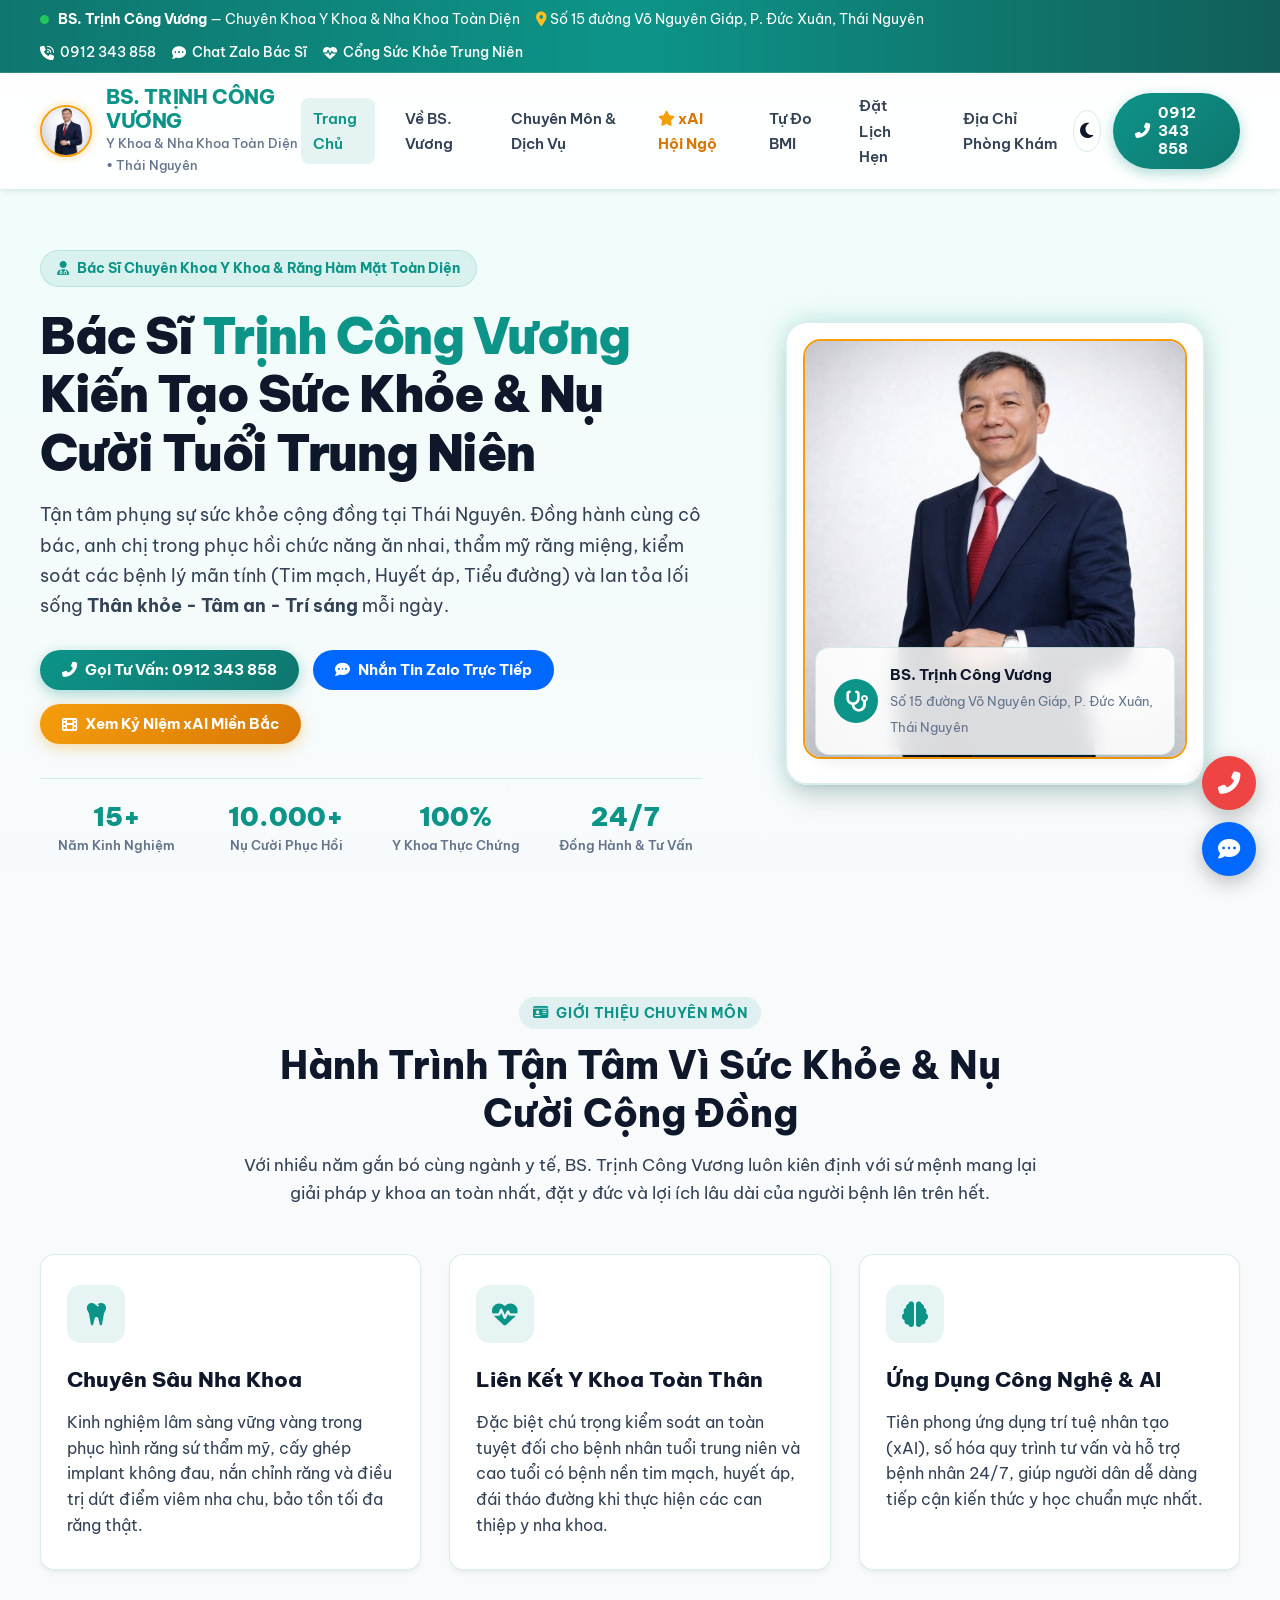
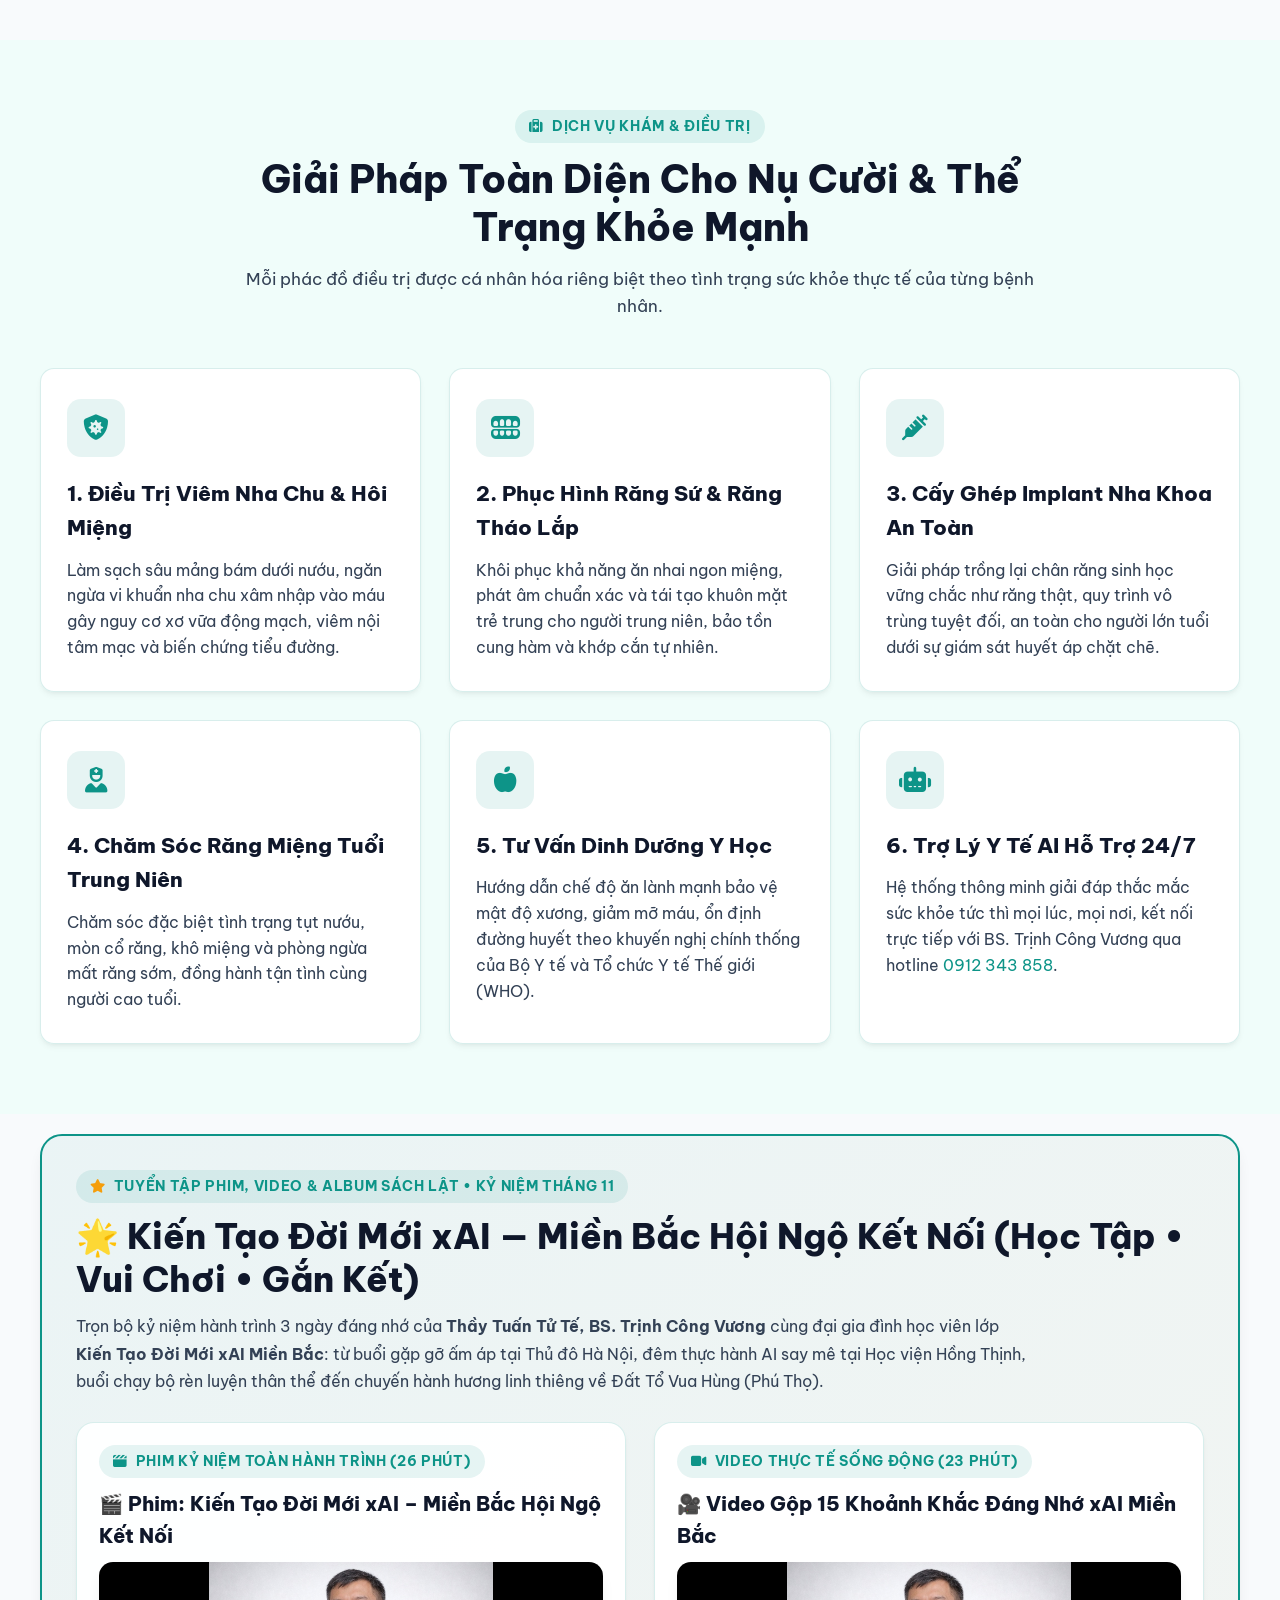
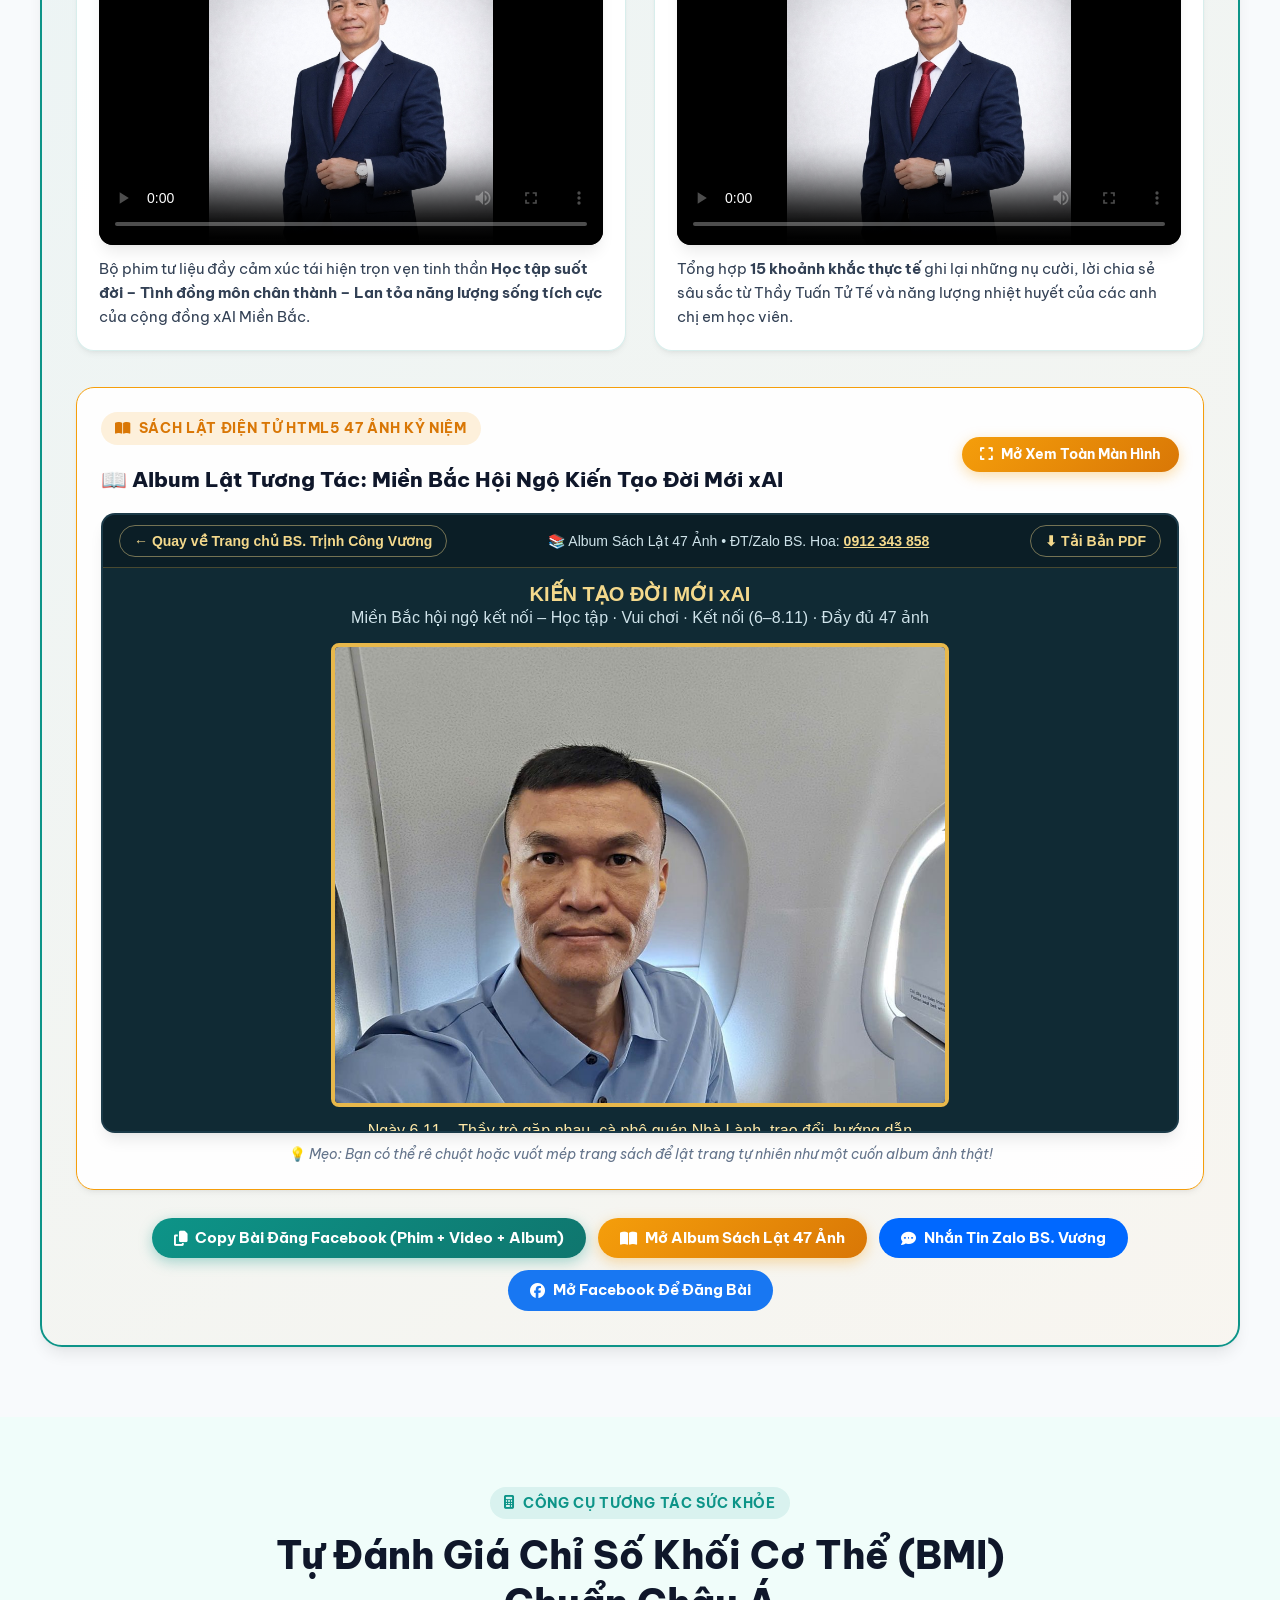
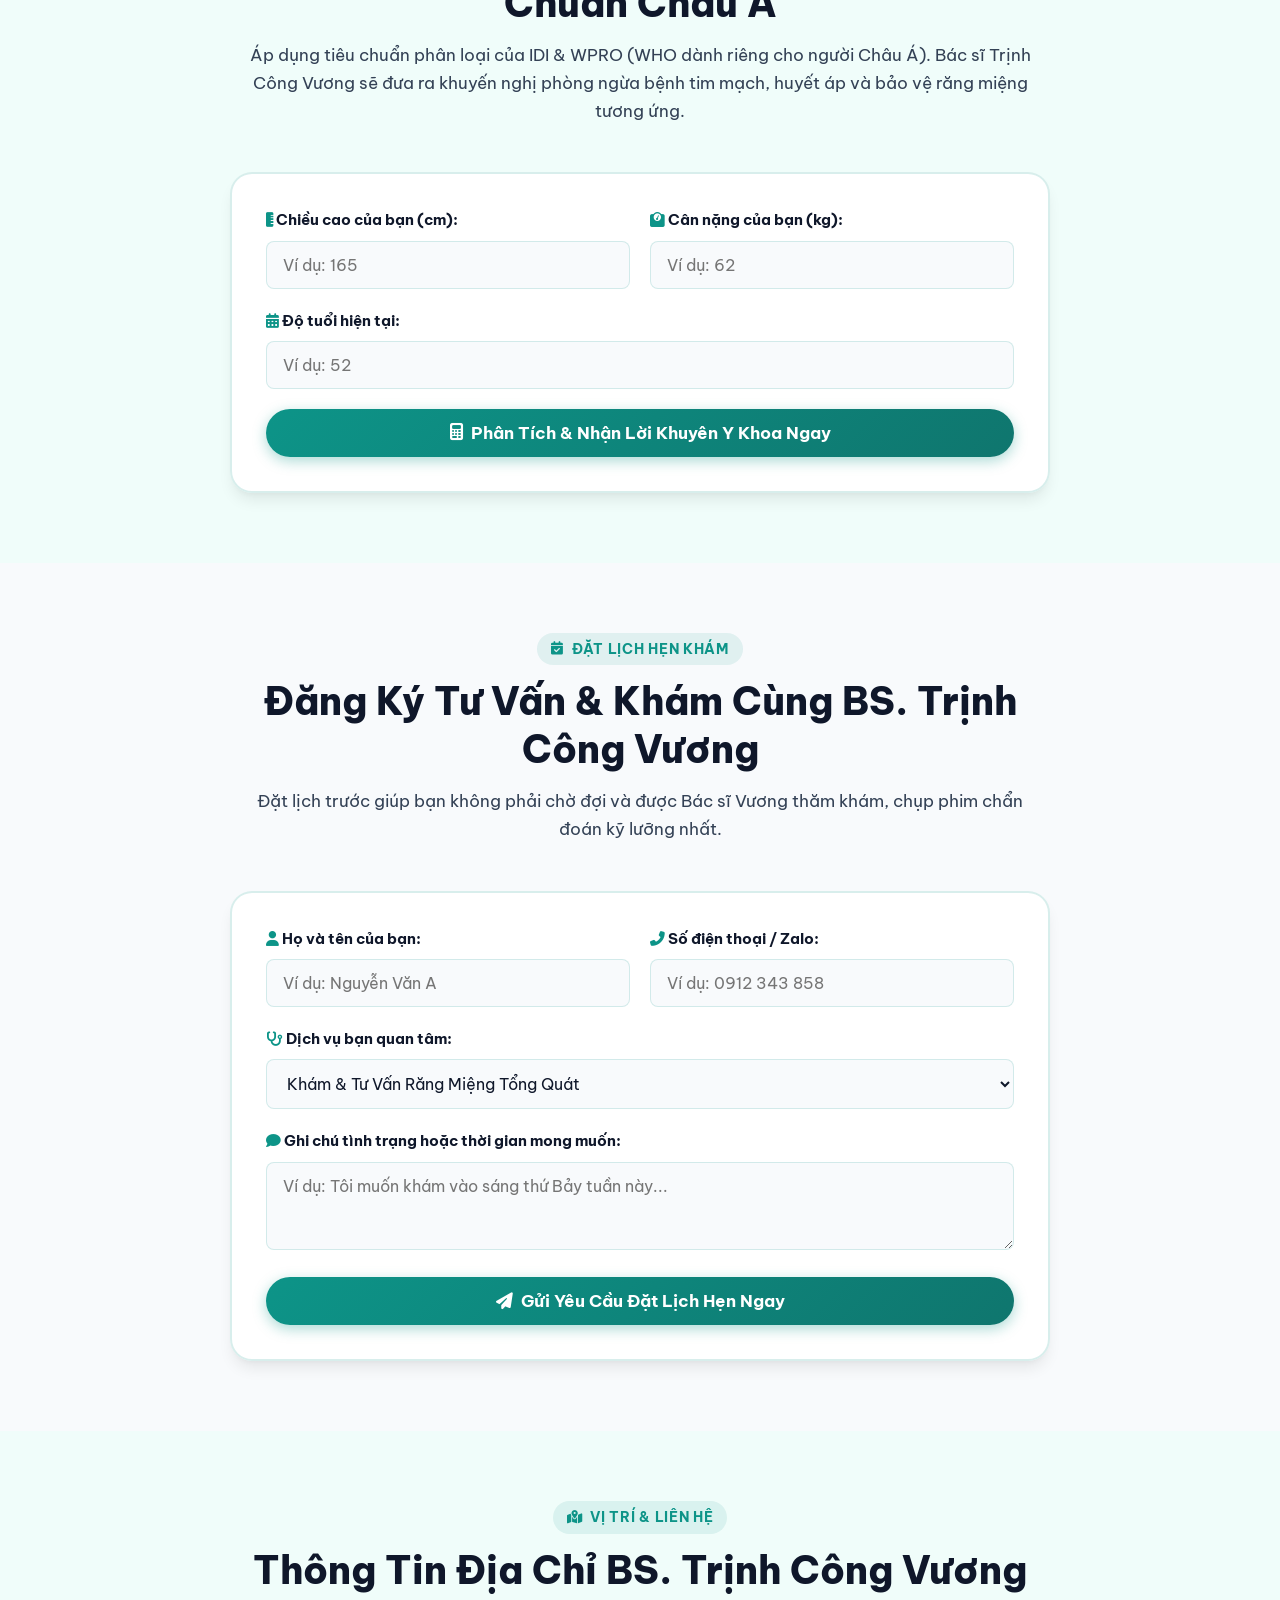
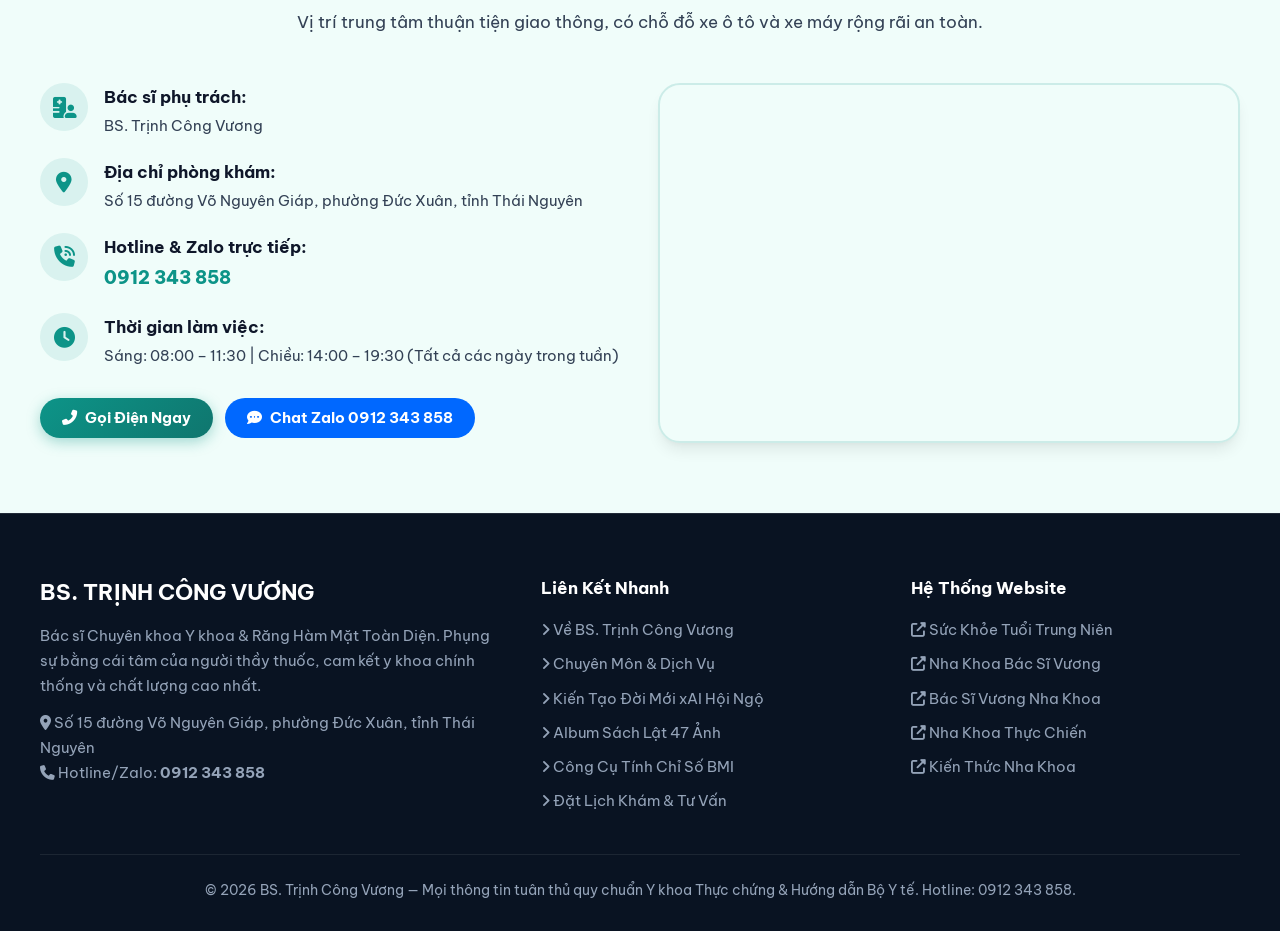
<file: bs-trinh-cong-vuong.html>
<!DOCTYPE html>
<html lang="vi">
<head>
    <meta charset="UTF-8">
    <meta name="viewport" content="width=device-width, initial-scale=1.0">
    <title>BS. Trịnh Công Vương | Bác Sĩ Chuyên Khoa Y Khoa & Nha Khoa Toàn Diện Thái Nguyên</title>
    <meta name="description" content="Website chính thức của BS. Trịnh Công Vương - Bác sĩ Chuyên khoa Y khoa & Nha khoa Toàn diện tại Thái Nguyên. Hotline/Zalo: 0912 343 858. Địa chỉ: Số 15 đường Võ Nguyên Giáp, P. Đức Xuân, TP Thái Nguyên.">
    <meta name="keywords" content="BS Trịnh Công Vương, Bác sĩ Trịnh Công Vương, Bác sĩ Vương, Nha khoa Bác sĩ Vương, Nha khoa Thái Nguyên, Sức khỏe trung niên, Kiến Tạo Đời Mới xAI">
    <meta property="og:title" content="BS. Trịnh Công Vương - Bác Sĩ Y Khoa & Nha Khoa Toàn Diện">
    <meta property="og:description" content="Chăm sóc sức khỏe và nụ cười toàn diện Thân - Tâm - Trí cùng BS. Trịnh Công Vương. ĐT/Zalo: 0912 343 858">
    <meta property="og:image" content="avatar.jpg">
    <meta property="og:type" content="website">

    <!-- Google Fonts & FontAwesome -->
    <link rel="preconnect" href="https://fonts.googleapis.com">
    <link rel="preconnect" href="https://fonts.gstatic.com" crossorigin>
    <link href="https://fonts.googleapis.com/css2?family=Be+Vietnam+Pro:ital,wght@0,400;0,500;0,600;0,700;0,800;0,900;1,400&display=swap" rel="stylesheet">
    <link rel="stylesheet" href="https://cdnjs.cloudflare.com/ajax/libs/font-awesome/6.5.1/css/all.min.css">

    <!-- Stylesheets -->
    <link rel="stylesheet" href="bs-vuong.css?v=20261114">
</head>
<body>

    <!-- Top Contact Bar -->
    <div class="top-bar">
        <div class="container top-bar-inner">
            <div class="top-bar-left">
                <span><i class="pulse-dot"></i> <strong>BS. Trịnh Công Vương</strong> — Chuyên Khoa Y Khoa &amp; Nha Khoa Toàn Diện</span>
                <span><i class="fas fa-map-marker-alt" style="color:var(--accent-light);"></i> Số 15 đường Võ Nguyên Giáp, P. Đức Xuân, Thái Nguyên</span>
            </div>
            <div class="top-bar-right">
                <a href="tel:0912343858" class="top-bar-link">
                    <i class="fas fa-phone-volume"></i> 0912 343 858
                </a>
                <a href="https://zalo.me/0912343858" target="_blank" rel="noopener" class="top-bar-link">
                    <i class="fas fa-comment-dots"></i> Chat Zalo Bác Sĩ
                </a>
                <a href="index.html" class="top-bar-link" title="Mở Cổng Y Học Sức Khỏe Tuổi Trung Niên">
                    <i class="fas fa-heartbeat"></i> Cổng Sức Khỏe Trung Niên
                </a>
            </div>
        </div>
    </div>

    <!-- Header & Navigation -->
    <header class="site-header">
        <div class="container nav-container">
            <a href="bs-trinh-cong-vuong.html" class="brand-logo">
                <img src="avatar.jpg" alt="BS. Trịnh Công Vương" class="brand-avatar" onerror="this.src='image.png';">
                <div class="brand-text">
                    <span class="brand-name">BS. TRỊNH CÔNG VƯƠNG</span>
                    <span class="brand-sub">Y Khoa &amp; Nha Khoa Toàn Diện • Thái Nguyên</span>
                </div>
            </a>

            <nav class="nav-menu" id="navMenu">
                <a href="bs-trinh-cong-vuong.html" class="nav-link active">Trang Chủ</a>
                <a href="#gioi-thieu" class="nav-link">Về BS. Vương</a>
                <a href="#dich-vu" class="nav-link">Chuyên Môn &amp; Dịch Vụ</a>
                <a href="#mien-bac-hoi-ngo-xai" class="nav-link" style="color:var(--accent-dark);font-weight:700;"><i class="fas fa-star" style="color:var(--accent);"></i> xAI Hội Ngộ</a>
                <a href="#cong-cu-bmi" class="nav-link">Tự Đo BMI</a>
                <a href="#dat-lich" class="nav-link">Đặt Lịch Hẹn</a>
                <a href="#dia-chi" class="nav-link">Địa Chỉ Phòng Khám</a>
            </nav>

            <div class="nav-actions">
                <button class="theme-toggle" id="themeToggle" title="Chuyển chế độ Sáng / Tối" aria-label="Đổi giao diện">
                    <i class="fas fa-moon"></i>
                </button>
                <a href="tel:0912343858" class="btn btn-primary">
                    <i class="fas fa-phone-alt"></i> 0912 343 858
                </a>
                <button class="mobile-toggle" id="mobileToggle" aria-label="Mở menu">
                    <i class="fas fa-bars"></i>
                </button>
            </div>
        </div>
    </header>

    <!-- Hero Section -->
    <section class="hero-section">
        <div class="container hero-grid">
            <div class="hero-content">
                <div class="hero-badge">
                    <i class="fas fa-user-md"></i>
                    <span>Bác Sĩ Chuyên Khoa Y Khoa &amp; Răng Hàm Mặt Toàn Diện</span>
                </div>

                <h1 class="hero-title">
                    Bác Sĩ <span class="highlight">Trịnh Công Vương</span><br>
                    Kiến Tạo Sức Khỏe &amp; Nụ Cười Tuổi Trung Niên
                </h1>

                <p class="hero-subtitle">
                    Tận tâm phụng sự sức khỏe cộng đồng tại Thái Nguyên. Đồng hành cùng cô bác, anh chị trong phục hồi chức năng ăn nhai, thẩm mỹ răng miệng, kiểm soát các bệnh lý mãn tính (Tim mạch, Huyết áp, Tiểu đường) và lan tỏa lối sống <strong>Thân khỏe - Tâm an - Trí sáng</strong> mỗi ngày.
                </p>

                <div class="hero-actions">
                    <a href="tel:0912343858" class="btn btn-primary">
                        <i class="fas fa-phone-alt"></i> Gọi Tư Vấn: 0912 343 858
                    </a>
                    <a href="https://zalo.me/0912343858" target="_blank" rel="noopener" class="btn btn-zalo">
                        <i class="fas fa-comment-dots"></i> Nhắn Tin Zalo Trực Tiếp
                    </a>
                    <a href="#mien-bac-hoi-ngo-xai" class="btn btn-accent">
                        <i class="fas fa-film"></i> Xem Kỷ Niệm xAI Miền Bắc
                    </a>
                </div>

                <div class="hero-stats">
                    <div class="stat-item">
                        <div class="stat-number">15+</div>
                        <div class="stat-label">Năm Kinh Nghiệm</div>
                    </div>
                    <div class="stat-item">
                        <div class="stat-number">10.000+</div>
                        <div class="stat-label">Nụ Cười Phục Hồi</div>
                    </div>
                    <div class="stat-item">
                        <div class="stat-number">100%</div>
                        <div class="stat-label">Y Khoa Thực Chứng</div>
                    </div>
                    <div class="stat-item">
                        <div class="stat-number">24/7</div>
                        <div class="stat-label">Đồng Hành &amp; Tư Vấn</div>
                    </div>
                </div>
            </div>

            <div class="hero-visual">
                <div class="hero-card">
                    <img src="avatar.jpg" alt="Chân dung Bác sĩ Trịnh Công Vương" class="hero-avatar-img" onerror="this.src='image.png';">
                    <div class="hero-floating-badge">
                        <div class="badge-icon">
                            <i class="fas fa-stethoscope"></i>
                        </div>
                        <div class="badge-text">
                            <strong>BS. Trịnh Công Vương</strong>
                            <span>Số 15 đường Võ Nguyên Giáp, P. Đức Xuân, Thái Nguyên</span>
                        </div>
                    </div>
                </div>
            </div>
        </div>
    </section>

    <!-- Giới Thiệu Về BS. Trịnh Công Vương -->
    <section class="section" id="gioi-thieu">
        <div class="container">
            <div class="section-header">
                <div class="section-tag"><i class="fas fa-id-card"></i> Giới Thiệu Chuyên Môn</div>
                <h2 class="section-title">Hành Trình Tận Tâm Vì Sức Khỏe &amp; Nụ Cười Cộng Đồng</h2>
                <p class="section-desc">
                    Với nhiều năm gắn bó cùng ngành y tế, BS. Trịnh Công Vương luôn kiên định với sứ mệnh mang lại giải pháp y khoa an toàn nhất, đặt y đức và lợi ích lâu dài của người bệnh lên trên hết.
                </p>
            </div>

            <div class="cards-grid-3">
                <div class="card">
                    <div class="card-icon"><i class="fas fa-tooth"></i></div>
                    <h3 class="card-title">Chuyên Sâu Nha Khoa</h3>
                    <p class="card-text">
                        Kinh nghiệm lâm sàng vững vàng trong phục hình răng sứ thẩm mỹ, cấy ghép implant không đau, nắn chỉnh răng và điều trị dứt điểm viêm nha chu, bảo tồn tối đa răng thật.
                    </p>
                </div>

                <div class="card">
                    <div class="card-icon"><i class="fas fa-heartbeat"></i></div>
                    <h3 class="card-title">Liên Kết Y Khoa Toàn Thân</h3>
                    <p class="card-text">
                        Đặc biệt chú trọng kiểm soát an toàn tuyệt đối cho bệnh nhân tuổi trung niên và cao tuổi có bệnh nền tim mạch, huyết áp, đái tháo đường khi thực hiện các can thiệp y nha khoa.
                    </p>
                </div>

                <div class="card">
                    <div class="card-icon"><i class="fas fa-brain"></i></div>
                    <h3 class="card-title">Ứng Dụng Công Nghệ &amp; AI</h3>
                    <p class="card-text">
                        Tiên phong ứng dụng trí tuệ nhân tạo (xAI), số hóa quy trình tư vấn và hỗ trợ bệnh nhân 24/7, giúp người dân dễ dàng tiếp cận kiến thức y học chuẩn mực nhất.
                    </p>
                </div>
            </div>
        </div>
    </section>

    <!-- Chuyên Môn & Dịch Vụ Nổi Bật -->
    <section class="section section-alt" id="dich-vu">
        <div class="container">
            <div class="section-header">
                <div class="section-tag"><i class="fas fa-medkit"></i> Dịch Vụ Khám &amp; Điều Trị</div>
                <h2 class="section-title">Giải Pháp Toàn Diện Cho Nụ Cười &amp; Thể Trạng Khỏe Mạnh</h2>
                <p class="section-desc">
                    Mỗi phác đồ điều trị được cá nhân hóa riêng biệt theo tình trạng sức khỏe thực tế của từng bệnh nhân.
                </p>
            </div>

            <div class="cards-grid-3">
                <div class="card">
                    <div class="card-icon"><i class="fas fa-shield-virus"></i></div>
                    <h3 class="card-title">1. Điều Trị Viêm Nha Chu &amp; Hôi Miệng</h3>
                    <p class="card-text">
                        Làm sạch sâu mảng bám dưới nướu, ngăn ngừa vi khuẩn nha chu xâm nhập vào máu gây nguy cơ xơ vữa động mạch, viêm nội tâm mạc và biến chứng tiểu đường.
                    </p>
                </div>

                <div class="card">
                    <div class="card-icon"><i class="fas fa-teeth-open"></i></div>
                    <h3 class="card-title">2. Phục Hình Răng Sứ &amp; Răng Tháo Lắp</h3>
                    <p class="card-text">
                        Khôi phục khả năng ăn nhai ngon miệng, phát âm chuẩn xác và tái tạo khuôn mặt trẻ trung cho người trung niên, bảo tồn cung hàm và khớp cắn tự nhiên.
                    </p>
                </div>

                <div class="card">
                    <div class="card-icon"><i class="fas fa-syringe"></i></div>
                    <h3 class="card-title">3. Cấy Ghép Implant Nha Khoa An Toàn</h3>
                    <p class="card-text">
                        Giải pháp trồng lại chân răng sinh học vững chắc như răng thật, quy trình vô trùng tuyệt đối, an toàn cho người lớn tuổi dưới sự giám sát huyết áp chặt chẽ.
                    </p>
                </div>

                <div class="card">
                    <div class="card-icon"><i class="fas fa-user-nurse"></i></div>
                    <h3 class="card-title">4. Chăm Sóc Răng Miệng Tuổi Trung Niên</h3>
                    <p class="card-text">
                        Chăm sóc đặc biệt tình trạng tụt nướu, mòn cổ răng, khô miệng và phòng ngừa mất răng sớm, đồng hành tận tình cùng người cao tuổi.
                    </p>
                </div>

                <div class="card">
                    <div class="card-icon"><i class="fas fa-apple-alt"></i></div>
                    <h3 class="card-title">5. Tư Vấn Dinh Dưỡng Y Học</h3>
                    <p class="card-text">
                        Hướng dẫn chế độ ăn lành mạnh bảo vệ mật độ xương, giảm mỡ máu, ổn định đường huyết theo khuyến nghị chính thống của Bộ Y tế và Tổ chức Y tế Thế giới (WHO).
                    </p>
                </div>

                <div class="card">
                    <div class="card-icon"><i class="fas fa-robot"></i></div>
                    <h3 class="card-title">6. Trợ Lý Y Tế AI Hỗ Trợ 24/7</h3>
                    <p class="card-text">
                        Hệ thống thông minh giải đáp thắc mắc sức khỏe tức thì mọi lúc, mọi nơi, kết nối trực tiếp với BS. Trịnh Công Vương qua hotline <a href="tel:0912343858">0912 343 858</a>.
                    </p>
                </div>
            </div>
        </div>
    </section>

    <!-- ================================================================= -->
    <!-- CHUYÊN MỤC ĐẶC BIỆT: MIỀN BẮC HỘI NGỘ xAI (CHUYỂN HÓA CÁ NHÂN HÓA) -->
    <!-- ================================================================= -->
    <section class="section" id="mien-bac-hoi-ngo-xai" style="padding-top:20px;">
        <div class="container">
            <div class="movie-showcase-card" style="border: 2px solid var(--primary); background: linear-gradient(145deg, rgba(13,148,136,0.06), rgba(245,158,11,0.05));">
                
                <div style="margin-bottom: 26px;">
                    <div class="section-tag">
                        <i class="fas fa-star" style="color:var(--accent);"></i> Tuyển Tập Phim, Video &amp; Album Sách Lật • Kỷ Niệm Tháng 11
                    </div>
                    <h2 style="font-size: clamp(1.6rem, 2.7vw, 2.3rem); font-weight: 800; line-height: 1.25; margin-bottom: 12px; color: var(--text-main);">
                        🌟 Kiến Tạo Đời Mới xAI — Miền Bắc Hội Ngộ Kết Nối (Học Tập • Vui Chơi • Gắn Kết)
                    </h2>
                    <p style="color: var(--text-secondary); font-size: 1.02rem; max-width: 960px; line-height: 1.7;">
                        Trọn bộ kỷ niệm hành trình 3 ngày đáng nhớ của <strong>Thầy Tuấn Tử Tế, BS. Trịnh Công Vương</strong> cùng đại gia đình học viên lớp <strong>Kiến Tạo Đời Mới xAI Miền Bắc</strong>: từ buổi gặp gỡ ấm áp tại Thủ đô Hà Nội, đêm thực hành AI say mê tại Học viện Hồng Thịnh, buổi chạy bộ rèn luyện thân thể đến chuyến hành hương linh thiêng về Đất Tổ Vua Hùng (Phú Thọ).
                    </p>
                </div>

                <!-- 2 Video Showcase Grid -->
                <div class="movie-showcase-grid" style="align-items:start; gap:28px;">
                    
                    <!-- Video 1: Phim Kỷ Niệm -->
                    <div style="background:var(--bg-card); padding:22px; border-radius:18px; border:1px solid var(--border); box-shadow:var(--shadow-sm);">
                        <div class="section-tag" style="margin-bottom:10px;">
                            <i class="fas fa-clapperboard"></i> Phim Kỷ Niệm Toàn Hành Trình (26 Phút)
                        </div>
                        <h3 style="font-size:1.22rem; font-weight:800; margin-bottom:10px; color:var(--text-main);">
                            🎬 Phim: Kiến Tạo Đời Mới xAI – Miền Bắc Hội Ngộ Kết Nối
                        </h3>
                        <div class="movie-player-16-9">
                            <video id="videoPhimKienTaoXAI" controls preload="metadata" poster="avatar.jpg" playsinline>
                                <source src="https://nguenhoa137-droid.github.io/bs-nguyen-hoa/videos/phim_kien_tao_doi_moi_xAI_mien_bac_hoi_ngo.mp4" type="video/mp4">
                                Trình duyệt của bạn không hỗ trợ phát video trực tiếp.
                            </video>
                        </div>
                        <p style="color:var(--text-secondary); font-size:0.92rem; margin-top:12px; line-height:1.6;">
                            Bộ phim tư liệu đầy cảm xúc tái hiện trọn vẹn tinh thần <strong>Học tập suốt đời – Tình đồng môn chân thành – Lan tỏa năng lượng sống tích cực</strong> của cộng đồng xAI Miền Bắc.
                        </p>
                    </div>

                    <!-- Video 2: Video Gộp 15 Đoạn -->
                    <div style="background:var(--bg-card); padding:22px; border-radius:18px; border:1px solid var(--border); box-shadow:var(--shadow-sm);">
                        <div class="section-tag" style="margin-bottom:10px;">
                            <i class="fas fa-video"></i> Video Thực Tế Sống Động (23 Phút)
                        </div>
                        <h3 style="font-size:1.22rem; font-weight:800; margin-bottom:10px; color:var(--text-main);">
                            🎥 Video Gộp 15 Khoảnh Khắc Đáng Nhớ xAI Miền Bắc
                        </h3>
                        <div class="movie-player-16-9">
                            <video id="videoGop15DoanXAI" controls preload="metadata" poster="avatar.jpg" playsinline>
                                <source src="https://nguenhoa137-droid.github.io/bs-nguyen-hoa/videos/video_gop_15_doan_xAI.mp4" type="video/mp4">
                                Trình duyệt của bạn không hỗ trợ phát video trực tiếp.
                            </video>
                        </div>
                        <p style="color:var(--text-secondary); font-size:0.92rem; margin-top:12px; line-height:1.6;">
                            Tổng hợp <strong>15 khoảnh khắc thực tế</strong> ghi lại những nụ cười, lời chia sẻ sâu sắc từ Thầy Tuấn Tử Tế và năng lượng nhiệt huyết của các anh chị em học viên.
                        </p>
                    </div>

                </div>

                <!-- KHUNG ALBUM SÁCH LẬT ĐIỆN TỬ 47 ẢNH TƯƠNG TÁC -->
                <div style="margin-top: 36px; background: var(--bg-card); padding: 24px; border-radius: 18px; border: 1.5px solid var(--accent); box-shadow: var(--shadow-sm);">
                    <div style="display:flex; justify-content:space-between; align-items:center; flex-wrap:wrap; gap:12px; margin-bottom:16px;">
                        <div>
                            <div class="section-tag" style="background:var(--accent-soft); color:var(--accent-dark);">
                                <i class="fas fa-book-open"></i> Sách Lật Điện Tử HTML5 47 Ảnh Kỷ Niệm
                            </div>
                            <h3 style="font-size:1.3rem; font-weight:800; color:var(--text-main); margin-top:6px;">
                                📖 Album Lật Tương Tác: Miền Bắc Hội Ngộ Kiến Tạo Đời Mới xAI
                            </h3>
                        </div>
                        <a href="album_sach_lat_xAI_mien_bac.html" target="_blank" class="btn btn-accent" style="padding:9px 18px; font-size:0.9rem;">
                            <i class="fas fa-expand"></i> Mở Xem Toàn Màn Hình
                        </a>
                    </div>

                    <div class="flipbook-container">
                        <iframe src="album_sach_lat_xAI_mien_bac.html" title="Album Sách Lật xAI Miền Bắc BS Trịnh Công Vương" allowfullscreen loading="lazy"></iframe>
                    </div>
                    <p style="text-align:center; color:var(--text-muted); font-size:0.85rem; margin-top:10px;">
                        💡 <em>Mẹo: Bạn có thể rê chuột hoặc vuốt mép trang sách để lật trang tự nhiên như một cuốn album ảnh thật!</em>
                    </p>
                </div>

                <!-- VĂN BẢN ẨN ĐỂ COPY ĐĂNG FACEBOOK CỦA BÁC SĨ TRỊNH CÔNG VƯƠNG -->
                <textarea id="fbPostHoiNgoXAI" style="position:absolute; left:-9999px;" readonly>🌟 BỘ PHIM, VIDEO 15 KHOẢNH KHẮC & ALBUM SÁCH LẬT 47 ẢNH: KIẾN TẠO ĐỜI MỚI xAI – MIỀN BẮC HỘI NGỘ KẾT NỐI 🎬📖💝

Thưa quý cô bác, anh chị và các bạn đồng môn thân mến!

Hành trình 3 ngày "Học Tập — Vui Chơi — Kết Nối" cùng Thầy Tuấn Tử Tế và đại gia đình Kiến Tạo Đời Mới xAI Miền Bắc vừa qua là một dấu mốc tràn đầy năng lượng tích cực, yêu thương và khát vọng đổi mới tư duy, ứng dụng công nghệ phục vụ sức khỏe cộng đồng.

Tôi xin trân trọng chia sẻ trọn bộ tư liệu kỷ niệm tuyệt vời này:
🎬 1. Bộ Phim Kỷ Niệm Toàn Hành Trình (26 Phút): Từ thủ đô Hà Nội, đêm thực hành AI say mê tại Học viện Hồng Thịnh đến Đất Tổ Vua Hùng.
🎥 2. Video Gộp 15 Khoảnh Khắc Đáng Nhớ (23 Phút): Sống động, chân thực từng nụ cười và bài học quý giá.
📖 3. Cuốn Sách Lật Điện Tử 47 Trang Ảnh Tương Tác: Lật từng trang ảnh kỷ niệm ấm áp tình thầy trò.

👉 Bấm vào trang web chính thức của BS. Vương để xem đầy đủ:
https://tcvuong6-wq.github.io/suc-khoe-trung-nien/bs-trinh-cong-vuong.html#mien-bac-hoi-ngo-xai

👉 Mở riêng Album Sách Lật 47 ảnh toàn màn hình:
https://tcvuong6-wq.github.io/suc-khoe-trung-nien/album_sach_lat_xAI_mien_bac.html

👨‍⚕️ BS. TRỊNH CÔNG VƯƠNG — Chuyên Khoa Y Khoa & Nha Khoa Toàn Diện
🏠 Địa chỉ: Số 15 đường Võ Nguyên Giáp, phường Đức Xuân, tỉnh Thái Nguyên
📞 Hotline / Zalo: 0912 343 858

#KienTaoDoiMoiXAI #KienTaoCuocSongXAI #MienBacHoiNgo #ThayTuanTuTe #BSTrinhCongVuong #NhaKhoaBsVuong #SucKhoeTrungNien #ThaiNguyen #AlbumSachLat</textarea>

                <!-- CÁC NÚT HÀNH ĐỘNG 1 CHẠM -->
                <div style="display:flex; gap:12px; flex-wrap:wrap; margin-top:28px; justify-content:center;">
                    <button type="button" class="btn btn-primary" id="btnCopyFbPost" onclick="copyFacebookPost();">
                        <i class="fas fa-copy"></i> Copy Bài Đăng Facebook (Phim + Video + Album)
                    </button>
                    <a href="album_sach_lat_xAI_mien_bac.html" target="_blank" class="btn btn-accent">
                        <i class="fas fa-book-open"></i> Mở Album Sách Lật 47 Ảnh
                    </a>
                    <a href="https://zalo.me/0912343858" target="_blank" rel="noopener" class="btn btn-zalo">
                        <i class="fas fa-comment-dots"></i> Nhắn Tin Zalo BS. Vương
                    </a>
                    <a href="https://facebook.com" target="_blank" rel="noopener" class="btn btn-facebook">
                        <i class="fab fa-facebook"></i> Mở Facebook Để Đăng Bài
                    </a>
                </div>

            </div>
        </div>
    </section>

    <!-- CÔNG CỤ TỰ ĐO CHỈ SỐ BMI CHUẨN NGƯỜI CHÂU Á -->
    <section class="section section-alt" id="cong-cu-bmi">
        <div class="container">
            <div class="section-header">
                <div class="section-tag"><i class="fas fa-calculator"></i> Công Cụ Tương Tác Sức Khỏe</div>
                <h2 class="section-title">Tự Đánh Giá Chỉ Số Khối Cơ Thể (BMI) Chuẩn Châu Á</h2>
                <p class="section-desc">
                    Áp dụng tiêu chuẩn phân loại của IDI &amp; WPRO (WHO dành riêng cho người Châu Á). Bác sĩ Trịnh Công Vương sẽ đưa ra khuyến nghị phòng ngừa bệnh tim mạch, huyết áp và bảo vệ răng miệng tương ứng.
                </p>
            </div>

            <div class="bmi-calculator-box" style="max-width:820px; margin:0 auto;">
                <form id="bmiForm">
                    <div class="form-grid-2">
                        <div class="form-group">
                            <label class="form-label" for="heightCm"><i class="fas fa-ruler-vertical" style="color:var(--primary);"></i> Chiều cao của bạn (cm):</label>
                            <input type="number" id="heightCm" class="form-control" placeholder="Ví dụ: 165" required min="100" max="230">
                        </div>
                        <div class="form-group">
                            <label class="form-label" for="weightKg"><i class="fas fa-weight" style="color:var(--primary);"></i> Cân nặng của bạn (kg):</label>
                            <input type="number" id="weightKg" class="form-control" placeholder="Ví dụ: 62" required min="25" max="200" step="0.1">
                        </div>
                    </div>
                    <div class="form-group">
                        <label class="form-label" for="ageInput"><i class="fas fa-calendar-alt" style="color:var(--primary);"></i> Độ tuổi hiện tại:</label>
                        <input type="number" id="ageInput" class="form-control" placeholder="Ví dụ: 52" min="15" max="105">
                    </div>

                    <button type="submit" class="btn btn-primary" style="width:100%; padding:14px; font-size:1.05rem;">
                        <i class="fas fa-calculator"></i> Phân Tích &amp; Nhận Lời Khuyên Y Khoa Ngay
                    </button>
                </form>

                <div id="bmiResult" class="bmi-result-card"></div>
            </div>
        </div>
    </section>

    <!-- FORM ĐẶT LỊCH HẸN KHÁM TƯ VẤN TRỰC TIẾP -->
    <section class="section" id="dat-lich">
        <div class="container">
            <div class="section-header">
                <div class="section-tag"><i class="fas fa-calendar-check"></i> Đặt Lịch Hẹn Khám</div>
                <h2 class="section-title">Đăng Ký Tư Vấn &amp; Khám Cùng BS. Trịnh Công Vương</h2>
                <p class="section-desc">
                    Đặt lịch trước giúp bạn không phải chờ đợi và được Bác sĩ Vương thăm khám, chụp phim chẩn đoán kỹ lưỡng nhất.
                </p>
            </div>

            <div class="bmi-calculator-box" style="max-width:820px; margin:0 auto;">
                <form id="bookingForm">
                    <div class="form-grid-2">
                        <div class="form-group">
                            <label class="form-label" for="patientName"><i class="fas fa-user" style="color:var(--primary);"></i> Họ và tên của bạn:</label>
                            <input type="text" id="patientName" class="form-control" placeholder="Ví dụ: Nguyễn Văn A" required>
                        </div>
                        <div class="form-group">
                            <label class="form-label" for="patientPhone"><i class="fas fa-phone-alt" style="color:var(--primary);"></i> Số điện thoại / Zalo:</label>
                            <input type="tel" id="patientPhone" class="form-control" placeholder="Ví dụ: 0912 343 858" required>
                        </div>
                    </div>

                    <div class="form-group">
                        <label class="form-label" for="patientService"><i class="fas fa-stethoscope" style="color:var(--primary);"></i> Dịch vụ bạn quan tâm:</label>
                        <select id="patientService" class="form-control">
                            <option value="Khám &amp; Tư Vấn Răng Miệng Tổng Quát">Khám &amp; Tư Vấn Răng Miệng Tổng Quát</option>
                            <option value="Trồng Răng Implant (An Toàn Người Cao Tuổi)">Trồng Răng Implant (An Toàn Người Cao Tuổi)</option>
                            <option value="Bọc Răng Sứ &amp; Phục Hình Tháo Lắp">Bọc Răng Sứ &amp; Phục Hình Tháo Lắp</option>
                            <option value="Điều Trị Viêm Nha Chu, Chảy Máu Chân Răng">Điều Trị Viêm Nha Chu, Chảy Máu Chân Răng</option>
                            <option value="Tư Vấn Sức Khỏe Tuổi Trung Niên &amp; Bệnh Mãn Tính">Tư Vấn Sức Khỏe Tuổi Trung Niên &amp; Bệnh Mãn Tính</option>
                            <option value="Giao Lưu Chia Sẻ Về Lớp Học xAI">Giao Lưu Chia Sẻ Về Lớp Học Kiến Tạo Đời Mới xAI</option>
                        </select>
                    </div>

                    <div class="form-group">
                        <label class="form-label" for="patientNote"><i class="fas fa-comment" style="color:var(--primary);"></i> Ghi chú tình trạng hoặc thời gian mong muốn:</label>
                        <textarea id="patientNote" class="form-control" rows="3" placeholder="Ví dụ: Tôi muốn khám vào sáng thứ Bảy tuần này..."></textarea>
                    </div>

                    <button type="submit" class="btn btn-primary" style="width:100%; padding:14px; font-size:1.05rem;">
                        <i class="fas fa-paper-plane"></i> Gửi Yêu Cầu Đặt Lịch Hẹn Ngay
                    </button>
                </form>

                <div id="bookingFeedback" style="display:none;"></div>
            </div>
        </div>
    </section>

    <!-- THÔNG TIN PHÒNG KHÁM & BẢN ĐỒ CHỈ ĐƯỜNG -->
    <section class="section section-alt" id="dia-chi">
        <div class="container">
            <div class="section-header">
                <div class="section-tag"><i class="fas fa-map-marked-alt"></i> Vị Trí &amp; Liên Hệ</div>
                <h2 class="section-title">Thông Tin Địa Chỉ BS. Trịnh Công Vương</h2>
                <p class="section-desc">
                    Vị trí trung tâm thuận tiện giao thông, có chỗ đỗ xe ô tô và xe máy rộng rãi an toàn.
                </p>
            </div>

            <div class="contact-grid">
                <div class="contact-info-list">
                    <div class="contact-info-item">
                        <div class="contact-icon"><i class="fas fa-hospital-user"></i></div>
                        <div class="contact-text">
                            <strong>Bác sĩ phụ trách:</strong>
                            <p>BS. Trịnh Công Vương</p>
                        </div>
                    </div>

                    <div class="contact-info-item">
                        <div class="contact-icon"><i class="fas fa-map-marker-alt"></i></div>
                        <div class="contact-text">
                            <strong>Địa chỉ phòng khám:</strong>
                            <p>Số 15 đường Võ Nguyên Giáp, phường Đức Xuân, tỉnh Thái Nguyên</p>
                        </div>
                    </div>

                    <div class="contact-info-item">
                        <div class="contact-icon"><i class="fas fa-phone-volume"></i></div>
                        <div class="contact-text">
                            <strong>Hotline &amp; Zalo trực tiếp:</strong>
                            <p><a href="tel:0912343858" style="font-size:1.15rem; font-weight:800; color:var(--primary);">0912 343 858</a></p>
                        </div>
                    </div>

                    <div class="contact-info-item">
                        <div class="contact-icon"><i class="fas fa-clock"></i></div>
                        <div class="contact-text">
                            <strong>Thời gian làm việc:</strong>
                            <p>Sáng: 08:00 – 11:30 | Chiều: 14:00 – 19:30 (Tất cả các ngày trong tuần)</p>
                        </div>
                    </div>

                    <div style="margin-top:10px; display:flex; gap:12px; flex-wrap:wrap;">
                        <a href="tel:0912343858" class="btn btn-primary">
                            <i class="fas fa-phone-alt"></i> Gọi Điện Ngay
                        </a>
                        <a href="https://zalo.me/0912343858" target="_blank" rel="noopener" class="btn btn-zalo">
                            <i class="fas fa-comment-dots"></i> Chat Zalo 0912 343 858
                        </a>
                    </div>
                </div>

                <!-- Google Maps Embed -->
                <div style="border-radius:var(--radius-lg); overflow:hidden; border:2px solid var(--border); box-shadow:var(--shadow-md); height:360px;">
                    <iframe src="https://www.google.com/maps/embed?pb=!1m18!1m12!1m3!1d3710.158759539359!2d105.8364746759567!3d21.589498268630045!2m3!1f0!2f0!3f0!3m2!1i1024!2i768!4f13.1!3m3!1m2!1s0x31352723c34a1eb1%3A0x6b0938f321430932!2zVsO1IE5ndXnDqm4gR2nDoXAsIFRow6FpIE5ndXnDqm4sIFZp4buHdCBOYW0!5e0!3m2!1svi!2s!4v1700000000000!5m2!1svi!2s" width="100%" height="100%" style="border:0;" allowfullscreen="" loading="lazy" referrerpolicy="no-referrer-when-downgrade"></iframe>
                </div>
            </div>
        </div>
    </section>

    <!-- FOOTER -->
    <footer class="site-footer">
        <div class="container">
            <div class="footer-grid">
                <div class="footer-brand">
                    <h3>BS. TRỊNH CÔNG VƯƠNG</h3>
                    <p style="margin-bottom:12px;">
                        Bác sĩ Chuyên khoa Y khoa &amp; Răng Hàm Mặt Toàn Diện. Phụng sự bằng cái tâm của người thầy thuốc, cam kết y khoa chính thống và chất lượng cao nhất.
                    </p>
                    <p><i class="fas fa-map-marker-alt"></i> Số 15 đường Võ Nguyên Giáp, phường Đức Xuân, tỉnh Thái Nguyên</p>
                    <p><i class="fas fa-phone"></i> Hotline/Zalo: <strong>0912 343 858</strong></p>
                </div>

                <div class="footer-col">
                    <h4>Liên Kết Nhanh</h4>
                    <ul class="footer-links">
                        <li><a href="#gioi-thieu"><i class="fas fa-angle-right"></i> Về BS. Trịnh Công Vương</a></li>
                        <li><a href="#dich-vu"><i class="fas fa-angle-right"></i> Chuyên Môn &amp; Dịch Vụ</a></li>
                        <li><a href="#mien-bac-hoi-ngo-xai"><i class="fas fa-angle-right"></i> Kiến Tạo Đời Mới xAI Hội Ngộ</a></li>
                        <li><a href="album_sach_lat_xAI_mien_bac.html" target="_blank"><i class="fas fa-angle-right"></i> Album Sách Lật 47 Ảnh</a></li>
                        <li><a href="#cong-cu-bmi"><i class="fas fa-angle-right"></i> Công Cụ Tính Chỉ Số BMI</a></li>
                        <li><a href="#dat-lich"><i class="fas fa-angle-right"></i> Đặt Lịch Khám &amp; Tư Vấn</a></li>
                    </ul>
                </div>

                <div class="footer-col">
                    <h4>Hệ Thống Website</h4>
                    <ul class="footer-links">
                        <li><a href="index.html" target="_blank"><i class="fas fa-external-link-alt"></i> Sức Khỏe Tuổi Trung Niên</a></li>
                        <li><a href="https://tcvuong6-wq.github.io/bsvuong-web/" target="_blank"><i class="fas fa-external-link-alt"></i> Nha Khoa Bác Sĩ Vương</a></li>
                        <li><a href="https://tcvuong6-wq.github.io/bsvuong-nha-khoa/" target="_blank"><i class="fas fa-external-link-alt"></i> Bác Sĩ Vương Nha Khoa</a></li>
                        <li><a href="https://tcvuong6-wq.github.io/nha-khoa-thuc-chien/" target="_blank"><i class="fas fa-external-link-alt"></i> Nha Khoa Thực Chiến</a></li>
                        <li><a href="https://tcvuong6-wq.github.io/nha-khoa/" target="_blank"><i class="fas fa-external-link-alt"></i> Kiến Thức Nha Khoa</a></li>
                    </ul>
                </div>
            </div>

            <div class="footer-bottom">
                <p>© 2026 BS. Trịnh Công Vương — Mọi thông tin tuân thủ quy chuẩn Y khoa Thực chứng &amp; Hướng dẫn Bộ Y tế. Hotline: 0912 343 858.</p>
            </div>
        </div>
    </footer>

    <!-- FLOATING QUICK ACTIONS -->
    <div class="floating-widget">
        <a href="tel:0912343858" class="float-btn float-phone" title="Gọi Hotline BS. Vương" aria-label="Gọi điện">
            <i class="fas fa-phone-alt"></i>
        </a>
        <a href="https://zalo.me/0912343858" target="_blank" rel="noopener" class="float-btn float-zalo" title="Chat Zalo BS. Vương" aria-label="Chat Zalo">
            <i class="fas fa-comment-dots"></i>
        </a>
        <button type="button" class="float-btn float-top" id="btnBackToTop" title="Về đầu trang" aria-label="Lên đầu trang">
            <i class="fas fa-chevron-up"></i>
        </button>
    </div>

    <!-- Script -->
    <script src="bs-vuong.js?v=20261114"></script>
</body>
</html>
</file>
<file: styles.css>
/* ==========================================================================
   CỔNG THÔNG TIN Y KHOA CHÍNH THỐNG TUỔI TRUNG NIÊN
   Phong cách: Tươi sáng, Sinh động, Rõ nét, Tương phản cao, Dễ đọc
   ========================================================================== */

:root {
  --bg-page: #f0fdfa;
  --bg-card: #ffffff;
  --primary: #0d9488;
  --primary-dark: #0f766e;
  --primary-light: #ccfbf1;
  --secondary: #0284c7;
  --secondary-light: #e0f2fe;
  --accent-coral: #f97316;
  --accent-coral-light: #ffedd5;
  --accent-gold: #eab308;
  --accent-purple: #7c3aed;
  --accent-green: #16a34a;
  --danger: #dc2626;
  --danger-light: #fee2e2;
  --text-main: #0f172a;
  --text-muted: #334155;
  --border-color: #cbd5e1;
  --shadow-sm: 0 4px 12px rgba(13, 148, 136, 0.08);
  --shadow-md: 0 10px 25px rgba(13, 148, 136, 0.14);
  --shadow-lg: 0 20px 40px rgba(2, 132, 199, 0.18);
  --radius-md: 16px;
  --radius-lg: 24px;
  --base-font-size: 18px;
}

body.large-text-mode {
  --base-font-size: 21px;
}

* {
  box-sizing: border-box;
  margin: 0;
  padding: 0;
}

html {
  font-size: var(--base-font-size);
  scroll-behavior: smooth;
  font-family: 'Be Vietnam Pro', 'Segoe UI', Roboto, Helvetica, Arial, sans-serif;
  background-color: var(--bg-page);
  color: var(--text-main);
  line-height: 1.65;
}

body {
  overflow-x: hidden;
  background-image: 
    radial-gradient(at 10% 10%, rgba(45, 212, 191, 0.15) 0px, transparent 50%),
    radial-gradient(at 90% 20%, rgba(56, 189, 248, 0.15) 0px, transparent 50%),
    radial-gradient(at 50% 80%, rgba(251, 146, 60, 0.1) 0px, transparent 50%);
}

/* ==========================================================================
   TOP TRUST BANNER & NAVIGATION
   ========================================================================== */
.top-trust-bar {
  background: linear-gradient(90deg, #0f766e 0%, #0284c7 50%, #0d9488 100%);
  color: #ffffff;
  padding: 10px 20px;
  font-size: 0.9rem;
  font-weight: 600;
  text-align: center;
  display: flex;
  justify-content: center;
  align-items: center;
  gap: 16px;
  flex-wrap: wrap;
}

.top-trust-bar .badge-pill {
  background: #fef08a;
  color: #854d0e;
  padding: 3px 12px;
  border-radius: 999px;
  font-weight: 800;
  font-size: 0.82rem;
  text-transform: uppercase;
  letter-spacing: 0.5px;
}

.navbar {
  position: sticky;
  top: 0;
  z-index: 900;
  background: rgba(255, 255, 255, 0.95);
  backdrop-filter: blur(12px);
  border-bottom: 2px solid #99f6e4;
  box-shadow: var(--shadow-sm);
  padding: 12px 24px;
}

.nav-container {
  max-width: 1320px;
  margin: 0 auto;
  display: flex;
  align-items: center;
  justify-content: space-between;
  gap: 16px;
  flex-wrap: wrap;
}

.brand-logo {
  display: flex;
  align-items: center;
  gap: 12px;
  text-decoration: none;
  color: var(--primary-dark);
}

.brand-icon {
  width: 48px;
  height: 48px;
  border-radius: 14px;
  background: linear-gradient(135deg, #0d9488, #0284c7);
  display: flex;
  align-items: center;
  justify-content: center;
  color: #fff;
  font-size: 1.5rem;
  box-shadow: 0 4px 12px rgba(13, 148, 136, 0.3);
}

.brand-text h1 {
  font-size: 1.25rem;
  font-weight: 800;
  line-height: 1.2;
  color: #0f172a;
}

.brand-text span {
  font-size: 0.8rem;
  color: #0d9488;
  font-weight: 700;
}

.nav-links {
  display: flex;
  align-items: center;
  gap: 8px;
  flex-wrap: wrap;
}

.nav-links a {
  text-decoration: none;
  color: var(--text-main);
  font-weight: 700;
  font-size: 0.92rem;
  padding: 8px 14px;
  border-radius: 10px;
  transition: all 0.2s ease;
}

.nav-links a:hover {
  background: var(--primary-light);
  color: var(--primary-dark);
}

.nav-actions {
  display: flex;
  align-items: center;
  gap: 10px;
}

.btn-font-toggle {
  background: #f1f5f9;
  border: 2px solid #cbd5e1;
  color: #0f172a;
  font-weight: 700;
  padding: 8px 14px;
  border-radius: 10px;
  cursor: pointer;
  font-size: 0.88rem;
  transition: all 0.2s;
}

.btn-font-toggle:hover,
.btn-font-toggle.active {
  background: #fef08a;
  border-color: #eab308;
  color: #713f12;
}

.btn-zalo-nav {
  background: linear-gradient(135deg, #0068ff, #0284c7);
  color: #fff;
  text-decoration: none;
  font-weight: 800;
  padding: 9px 18px;
  border-radius: 12px;
  font-size: 0.92rem;
  display: inline-flex;
  align-items: center;
  gap: 8px;
  box-shadow: 0 4px 14px rgba(0, 104, 255, 0.35);
  transition: transform 0.2s;
}

.btn-zalo-nav:hover {
  transform: translateY(-2px);
}

/* ==========================================================================
   HERO SECTION - BRIGHT, VIBRANT & PERSONAL PORTRAIT
   ========================================================================== */
.hero-section {
  max-width: 1320px;
  margin: 28px auto;
  padding: 0 24px;
}

.hero-card {
  background: linear-gradient(135deg, #ffffff 0%, #f0fdfa 55%, #e0f2fe 100%);
  border: 3px solid #5eead4;
  border-radius: 28px;
  padding: 40px;
  box-shadow: var(--shadow-lg);
  display: grid;
  grid-template-columns: 1.35fr 0.95fr;
  gap: 40px;
  align-items: center;
  position: relative;
  overflow: hidden;
}

.hero-badge-row {
  display: flex;
  flex-wrap: wrap;
  gap: 10px;
  margin-bottom: 18px;
}

.source-tag {
  display: inline-flex;
  align-items: center;
  gap: 6px;
  padding: 6px 14px;
  border-radius: 999px;
  font-size: 0.82rem;
  font-weight: 800;
}

.tag-moh {
  background: #dcfce7;
  color: #166534;
  border: 1px solid #86efac;
}

.tag-who {
  background: #dbeafe;
  color: #1e40af;
  border: 1px solid #93c5fd;
}

.tag-noads {
  background: #ffedd5;
  color: #9a3412;
  border: 1px solid #fdba74;
}

.hero-content h2 {
  font-size: 2.35rem;
  font-weight: 900;
  color: #0f172a;
  line-height: 1.22;
  margin-bottom: 18px;
}

.hero-content h2 .highlight {
  background: linear-gradient(90deg, #0d9488, #0284c7);
  -webkit-background-clip: text;
  -webkit-text-fill-color: transparent;
}

.hero-lead {
  font-size: 1.08rem;
  color: var(--text-muted);
  margin-bottom: 24px;
  font-weight: 500;
}

.hero-pillars {
  display: grid;
  grid-template-columns: repeat(2, 1fr);
  gap: 14px;
  margin-bottom: 28px;
}

.pillar-item {
  background: #ffffff;
  border: 2px solid #ccfbf1;
  padding: 12px 16px;
  border-radius: 14px;
  display: flex;
  align-items: center;
  gap: 12px;
  font-weight: 700;
  font-size: 0.94rem;
  color: #0f172a;
  box-shadow: 0 2px 8px rgba(0, 0, 0, 0.03);
}

.pillar-icon {
  width: 38px;
  height: 38px;
  border-radius: 10px;
  display: flex;
  align-items: center;
  justify-content: center;
  font-size: 1.25rem;
  flex-shrink: 0;
}

.hero-cta-group {
  display: flex;
  flex-wrap: wrap;
  gap: 14px;
}

.btn-primary-hero {
  background: linear-gradient(135deg, #f97316, #ea580c);
  color: #ffffff;
  border: none;
  padding: 15px 26px;
  border-radius: 16px;
  font-size: 1.02rem;
  font-weight: 800;
  cursor: pointer;
  display: inline-flex;
  align-items: center;
  gap: 10px;
  box-shadow: 0 8px 20px rgba(249, 115, 22, 0.35);
  transition: all 0.2s;
  text-decoration: none;
}

.btn-primary-hero:hover {
  transform: translateY(-3px);
  box-shadow: 0 12px 26px rgba(249, 115, 22, 0.45);
}

.btn-secondary-hero {
  background: #ffffff;
  color: #0d9488;
  border: 2.5px solid #0d9488;
  padding: 14px 24px;
  border-radius: 16px;
  font-size: 1.02rem;
  font-weight: 800;
  cursor: pointer;
  display: inline-flex;
  align-items: center;
  gap: 10px;
  text-decoration: none;
  transition: all 0.2s;
}

.btn-secondary-hero:hover {
  background: #f0fdfa;
  transform: translateY(-2px);
}

/* PROFILE SHOWCASE CARD IN HERO */
.profile-card {
  background: #ffffff;
  border-radius: 24px;
  border: 3px solid #38bdf8;
  padding: 24px;
  text-align: center;
  box-shadow: 0 16px 36px rgba(2, 132, 199, 0.16);
  position: relative;
}

.profile-status-badge {
  display: inline-flex;
  align-items: center;
  gap: 8px;
  background: #dcfce7;
  color: #15803d;
  padding: 6px 16px;
  border-radius: 999px;
  font-size: 0.84rem;
  font-weight: 800;
  margin-bottom: 16px;
  border: 1px solid #86efac;
}

.pulse-dot {
  width: 10px;
  height: 10px;
  background: #16a34a;
  border-radius: 50%;
  animation: pulseGlow 1.6s infinite;
}

@keyframes pulseGlow {
  0% { box-shadow: 0 0 0 0 rgba(22, 163, 74, 0.7); }
  70% { box-shadow: 0 0 0 10px rgba(22, 163, 74, 0); }
  100% { box-shadow: 0 0 0 0 rgba(22, 163, 74, 0); }
}

.profile-img-wrapper {
  width: 240px;
  height: 240px;
  margin: 0 auto 18px;
  border-radius: 22px;
  padding: 6px;
  background: linear-gradient(135deg, #0d9488, #38bdf8, #f97316);
  box-shadow: 0 10px 25px rgba(13, 148, 136, 0.25);
}

.profile-img-wrapper img {
  width: 100%;
  height: 100%;
  object-fit: cover;
  object-position: top center;
  border-radius: 17px;
  background: #fff;
}

.profile-title {
  font-size: 1.22rem;
  font-weight: 900;
  color: #0f172a;
  margin-bottom: 4px;
}

.profile-subtitle {
  font-size: 0.9rem;
  color: #0284c7;
  font-weight: 700;
  margin-bottom: 16px;
}

.contact-box-highlight {
  background: linear-gradient(135deg, #eff6ff 0%, #f0fdfa 100%);
  border: 2px dashed #0284c7;
  border-radius: 16px;
  padding: 14px;
  margin-bottom: 16px;
}

.phone-label {
  font-size: 0.82rem;
  font-weight: 700;
  color: #475569;
  text-transform: uppercase;
  letter-spacing: 0.5px;
}

.phone-number-display {
  font-size: 1.55rem;
  font-weight: 900;
  color: #0068ff;
  letter-spacing: 0.5px;
  margin: 4px 0;
}

.profile-contact-buttons {
  display: grid;
  grid-template-columns: 1fr 1fr;
  gap: 10px;
}

.btn-call-direct {
  background: #16a34a;
  color: #fff;
  text-decoration: none;
  font-weight: 800;
  padding: 11px 14px;
  border-radius: 12px;
  font-size: 0.9rem;
  display: flex;
  align-items: center;
  justify-content: center;
  gap: 6px;
  transition: opacity 0.2s;
}

.btn-zalo-direct {
  background: #0068ff;
  color: #fff;
  text-decoration: none;
  font-weight: 800;
  padding: 11px 14px;
  border-radius: 12px;
  font-size: 0.9rem;
  display: flex;
  align-items: center;
  justify-content: center;
  gap: 6px;
  transition: opacity 0.2s;
}

.btn-call-direct:hover,
.btn-zalo-direct:hover {
  opacity: 0.92;
}

/* ==========================================================================
   SECTION HEADINGS & CONTAINERS
   ========================================================================== */
.section-container {
  max-width: 1320px;
  margin: 56px auto;
  padding: 0 24px;
}

.section-header {
  text-align: center;
  max-width: 850px;
  margin: 0 auto 36px;
}

.section-eyebrow {
  display: inline-block;
  background: #ccfbf1;
  color: #0f766e;
  font-weight: 800;
  font-size: 0.85rem;
  padding: 6px 16px;
  border-radius: 999px;
  margin-bottom: 12px;
  text-transform: uppercase;
  letter-spacing: 0.8px;
}

.section-header h2 {
  font-size: 2rem;
  font-weight: 900;
  color: #0f172a;
  margin-bottom: 12px;
}

.section-header p {
  color: var(--text-muted);
  font-size: 1.02rem;
}

/* ==========================================================================
   6 MEDICAL PILLARS (VIETNAM & WORLD GUIDELINES)
   ========================================================================== */
.filter-bar {
  display: flex;
  justify-content: center;
  flex-wrap: wrap;
  gap: 10px;
  margin-bottom: 28px;
}

.filter-btn {
  background: #ffffff;
  border: 2px solid #cbd5e1;
  color: #334155;
  padding: 10px 20px;
  border-radius: 999px;
  font-weight: 800;
  font-size: 0.92rem;
  cursor: pointer;
  transition: all 0.2s;
}

.filter-btn:hover,
.filter-btn.active {
  background: linear-gradient(135deg, #0d9488, #0284c7);
  color: #ffffff;
  border-color: transparent;
  box-shadow: 0 6px 16px rgba(13, 148, 136, 0.3);
}

.knowledge-grid {
  display: grid;
  grid-template-columns: repeat(auto-fit, minmax(380px, 1fr));
  gap: 26px;
}

.medical-card {
  background: #ffffff;
  border-radius: 22px;
  border: 2px solid #e2e8f0;
  overflow: hidden;
  box-shadow: var(--shadow-sm);
  transition: all 0.25s ease;
  display: flex;
  flex-direction: column;
}

.medical-card:hover {
  transform: translateY(-5px);
  box-shadow: var(--shadow-lg);
  border-color: #2dd4bf;
}

.card-banner {
  padding: 22px 24px;
  color: #ffffff;
  display: flex;
  align-items: center;
  gap: 16px;
}

.banner-cardio { background: linear-gradient(135deg, #e11d48, #f43f5e); }
.banner-endocrine { background: linear-gradient(135deg, #0284c7, #38bdf8); }
.banner-bone { background: linear-gradient(135deg, #d97706, #f59e0b); }
.banner-neuro { background: linear-gradient(135deg, #7c3aed, #8b5cf6); }
.banner-cancer { background: linear-gradient(135deg, #0d9488, #14b8a6); }
.banner-nutrition { background: linear-gradient(135deg, #16a34a, #22c55e); }

.card-svg-box {
  width: 56px;
  height: 56px;
  background: rgba(255, 255, 255, 0.22);
  border-radius: 16px;
  display: flex;
  align-items: center;
  justify-content: center;
  font-size: 1.8rem;
  flex-shrink: 0;
}

.card-banner-title h3 {
  font-size: 1.22rem;
  font-weight: 800;
  line-height: 1.25;
}

.card-banner-title span {
  font-size: 0.8rem;
  opacity: 0.92;
  font-weight: 600;
}

.card-body {
  padding: 24px;
  flex: 1;
  display: flex;
  flex-direction: column;
  gap: 14px;
}

.source-citation {
  background: #f8fafc;
  border-left: 4px solid #0284c7;
  padding: 8px 12px;
  font-size: 0.82rem;
  font-weight: 700;
  color: #1e3a8a;
  border-radius: 0 8px 8px 0;
}

.metric-highlight-box {
  background: #f0fdfa;
  border: 1.5px solid #99f6e4;
  border-radius: 12px;
  padding: 12px 14px;
}

.metric-highlight-box h4 {
  font-size: 0.92rem;
  color: #0f766e;
  margin-bottom: 6px;
  font-weight: 800;
}

.medical-list {
  list-style: none;
  display: flex;
  flex-direction: column;
  gap: 8px;
}

.medical-list li {
  position: relative;
  padding-left: 24px;
  font-size: 0.94rem;
  color: var(--text-main);
}

.medical-list li::before {
  content: "✔";
  position: absolute;
  left: 0;
  top: 1px;
  color: #0d9488;
  font-weight: 900;
}

.card-footer-action {
  margin-top: auto;
  padding-top: 14px;
  border-top: 1px solid #e2e8f0;
  display: flex;
  justify-content: space-between;
  align-items: center;
  gap: 10px;
}

.btn-ask-ai-topic {
  width: 100%;
  background: #f0f9ff;
  color: #0369a1;
  border: 1.5px solid #7dd3fc;
  padding: 10px 14px;
  border-radius: 12px;
  font-weight: 800;
  font-size: 0.88rem;
  cursor: pointer;
  transition: all 0.2s;
}

.btn-ask-ai-topic:hover {
  background: #0284c7;
  color: #ffffff;
}

/* ==========================================================================
   INTERACTIVE SELF-CHECK TOOLS (BMI, BLOOD PRESSURE, SCREENING)
   ========================================================================== */
.tools-grid {
  display: grid;
  grid-template-columns: repeat(auto-fit, minmax(360px, 1fr));
  gap: 26px;
}

.tool-box {
  background: #ffffff;
  border: 2.5px solid #bae6fd;
  border-radius: 24px;
  padding: 28px;
  box-shadow: var(--shadow-md);
}

.tool-box-header {
  display: flex;
  align-items: center;
  gap: 12px;
  margin-bottom: 18px;
}

.tool-icon {
  width: 48px;
  height: 48px;
  border-radius: 14px;
  background: linear-gradient(135deg, #0284c7, #0d9488);
  color: #fff;
  display: flex;
  align-items: center;
  justify-content: center;
  font-size: 1.4rem;
}

.tool-box-header h3 {
  font-size: 1.2rem;
  font-weight: 800;
  color: #0f172a;
}

.form-group {
  margin-bottom: 14px;
}

.form-group label {
  display: block;
  font-weight: 700;
  font-size: 0.9rem;
  margin-bottom: 6px;
  color: #1e293b;
}

.form-control {
  width: 100%;
  padding: 12px 14px;
  border: 2px solid #cbd5e1;
  border-radius: 12px;
  font-size: 1rem;
  font-weight: 700;
  color: #0f172a;
  font-family: inherit;
}

.form-control:focus {
  outline: none;
  border-color: #0284c7;
  box-shadow: 0 0 0 3px rgba(2, 132, 199, 0.15);
}

.btn-calc {
  width: 100%;
  background: linear-gradient(135deg, #0d9488, #0284c7);
  color: #ffffff;
  border: none;
  padding: 13px;
  border-radius: 12px;
  font-size: 0.98rem;
  font-weight: 800;
  cursor: pointer;
  margin-top: 6px;
  transition: transform 0.15s;
}

.btn-calc:hover {
  transform: translateY(-2px);
}

.calc-result {
  margin-top: 16px;
  padding: 16px;
  border-radius: 14px;
  background: #f8fafc;
  border: 2px solid #e2e8f0;
  font-size: 0.94rem;
}

/* ==========================================================================
   EMERGENCY WARNING SIGNS (FAST & CORONARY)
   ========================================================================== */
.emergency-banner {
  background: linear-gradient(135deg, #fff1f2 0%, #ffe4e6 100%);
  border: 3px solid #f43f5e;
  border-radius: 26px;
  padding: 32px;
  box-shadow: 0 12px 30px rgba(225, 29, 72, 0.12);
}

.emergency-header {
  display: flex;
  align-items: center;
  justify-content: space-between;
  flex-wrap: wrap;
  gap: 16px;
  margin-bottom: 24px;
}

.emergency-header h3 {
  font-size: 1.55rem;
  color: #9f1239;
  font-weight: 900;
}

.badge-115 {
  background: #e11d48;
  color: #ffffff;
  padding: 10px 22px;
  border-radius: 999px;
  font-weight: 900;
  font-size: 1.1rem;
  letter-spacing: 0.5px;
}

.fast-grid {
  display: grid;
  grid-template-columns: repeat(auto-fit, minmax(220px, 1fr));
  gap: 16px;
}

.fast-item {
  background: #ffffff;
  border: 2px solid #fecdd3;
  border-radius: 18px;
  padding: 18px;
}

.fast-letter {
  display: inline-flex;
  width: 42px;
  height: 42px;
  border-radius: 12px;
  background: #e11d48;
  color: #fff;
  font-weight: 900;
  font-size: 1.3rem;
  align-items: center;
  justify-content: center;
  margin-bottom: 10px;
}

.fast-item h4 {
  font-size: 1.05rem;
  color: #881337;
  margin-bottom: 6px;
  font-weight: 800;
}

/* ==========================================================================
   24/7 AI HEALTH ASSISTANT SECTION & FLOATING WIDGET
   ========================================================================== */
.ai-center-card {
  background: linear-gradient(135deg, #0f172a 0%, #0f766e 100%);
  border-radius: 28px;
  padding: 36px;
  color: #ffffff;
  box-shadow: 0 24px 48px rgba(15, 23, 42, 0.25);
  display: grid;
  grid-template-columns: 0.95fr 1.35fr;
  gap: 32px;
  align-items: stretch;
}

.ai-info-column {
  display: flex;
  flex-direction: column;
  justify-content: space-between;
  gap: 20px;
}

.ai-host-mini {
  background: rgba(255, 255, 255, 0.1);
  border: 1.5px solid rgba(255, 255, 255, 0.22);
  border-radius: 20px;
  padding: 18px;
  display: flex;
  align-items: center;
  gap: 16px;
}

.ai-host-mini img {
  width: 74px;
  height: 74px;
  border-radius: 16px;
  object-fit: cover;
  object-position: top center;
  border: 2px solid #5eead4;
}

.ai-quick-prompts {
  display: flex;
  flex-direction: column;
  gap: 8px;
}

.prompt-chip {
  background: rgba(255, 255, 255, 0.12);
  border: 1px solid rgba(255, 255, 255, 0.25);
  color: #ffffff;
  text-align: left;
  padding: 10px 14px;
  border-radius: 12px;
  font-size: 0.88rem;
  font-weight: 600;
  cursor: pointer;
  transition: all 0.2s;
}

.prompt-chip:hover {
  background: #2dd4bf;
  color: #0f172a;
  border-color: #2dd4bf;
}

.ai-chat-window {
  background: #ffffff;
  border-radius: 22px;
  color: #0f172a;
  display: flex;
  flex-direction: column;
  height: 560px;
  overflow: hidden;
  border: 3px solid #5eead4;
}

.chat-window-header {
  background: linear-gradient(90deg, #0d9488, #0284c7);
  color: #ffffff;
  padding: 16px 20px;
  display: flex;
  align-items: center;
  justify-content: space-between;
  gap: 12px;
}

.chat-header-left {
  display: flex;
  align-items: center;
  gap: 12px;
}

.chat-header-left img {
  width: 44px;
  height: 44px;
  border-radius: 50%;
  object-fit: cover;
  object-position: top center;
  border: 2px solid #ffffff;
}

.btn-api-config {
  background: rgba(255, 255, 255, 0.2);
  border: 1px solid rgba(255, 255, 255, 0.4);
  color: #fff;
  padding: 6px 12px;
  border-radius: 8px;
  font-size: 0.78rem;
  font-weight: 700;
  cursor: pointer;
}

.chat-messages {
  flex: 1;
  padding: 20px;
  overflow-y: auto;
  background: #f8fafc;
  display: flex;
  flex-direction: column;
  gap: 14px;
}

.msg-row {
  display: flex;
  gap: 10px;
  max-width: 88%;
}

.msg-row.bot {
  align-self: flex-start;
}

.msg-row.user {
  align-self: flex-end;
  flex-direction: row-reverse;
}

.msg-avatar {
  width: 38px;
  height: 38px;
  border-radius: 50%;
  object-fit: cover;
  object-position: top center;
  flex-shrink: 0;
  border: 2px solid #0d9488;
}

.msg-bubble {
  padding: 14px 18px;
  border-radius: 18px;
  font-size: 0.94rem;
  line-height: 1.55;
  box-shadow: 0 2px 6px rgba(0, 0, 0, 0.05);
}

.msg-row.bot .msg-bubble {
  background: #ffffff;
  border: 1.5px solid #cbd5e1;
  color: #0f172a;
  border-top-left-radius: 4px;
}

.msg-row.user .msg-bubble {
  background: linear-gradient(135deg, #0284c7, #0d9488);
  color: #ffffff;
  border-top-right-radius: 4px;
  font-weight: 600;
}

.chat-input-bar {
  padding: 14px 16px;
  background: #ffffff;
  border-top: 2px solid #e2e8f0;
  display: flex;
  gap: 10px;
}

.chat-input-bar input {
  flex: 1;
  padding: 12px 16px;
  border: 2px solid #cbd5e1;
  border-radius: 12px;
  font-size: 0.96rem;
  font-family: inherit;
}

.chat-input-bar input:focus {
  outline: none;
  border-color: #0d9488;
}

.btn-send-chat {
  background: linear-gradient(135deg, #f97316, #ea580c);
  color: #ffffff;
  border: none;
  padding: 0 22px;
  border-radius: 12px;
  font-weight: 800;
  font-size: 0.95rem;
  cursor: pointer;
}

/* ==========================================================================
   FLOATING QUICK BAR (BOTTOM RIGHT)
   ========================================================================== */
.floating-dock {
  position: fixed;
  bottom: 22px;
  right: 22px;
  z-index: 950;
  display: flex;
  flex-direction: column;
  gap: 12px;
  align-items: flex-end;
}

.float-btn-zalo {
  background: #0068ff;
  color: #ffffff;
  text-decoration: none;
  padding: 12px 20px;
  border-radius: 999px;
  font-weight: 800;
  font-size: 0.92rem;
  box-shadow: 0 8px 24px rgba(0, 104, 255, 0.4);
  display: flex;
  align-items: center;
  gap: 10px;
  border: 2px solid #ffffff;
}

.float-btn-ai {
  background: linear-gradient(135deg, #f97316, #ea580c);
  color: #ffffff;
  border: 2px solid #ffffff;
  padding: 13px 22px;
  border-radius: 999px;
  font-weight: 800;
  font-size: 0.95rem;
  cursor: pointer;
  box-shadow: 0 8px 24px rgba(249, 115, 22, 0.45);
  display: flex;
  align-items: center;
  gap: 10px;
}

/* ==========================================================================
   MODAL API KEY
   ========================================================================== */
.modal-backdrop {
  position: fixed;
  inset: 0;
  background: rgba(15, 23, 42, 0.65);
  z-index: 1100;
  display: none;
  align-items: center;
  justify-content: center;
  padding: 20px;
}

.modal-backdrop.open {
  display: flex;
}

.modal-box {
  background: #ffffff;
  max-width: 520px;
  width: 100%;
  border-radius: 22px;
  padding: 28px;
  border: 3px solid #0d9488;
  box-shadow: var(--shadow-lg);
}

/* ==========================================================================
   FOOTER
   ========================================================================== */
.site-footer {
  background: #0f172a;
  color: #e2e8f0;
  padding: 48px 24px 100px;
  margin-top: 64px;
}

.footer-inner {
  max-width: 1320px;
  margin: 0 auto;
  display: grid;
  grid-template-columns: 1.2fr 1fr 1fr;
  gap: 36px;
}

.medical-disclaimer {
  max-width: 1320px;
  margin: 28px auto 0;
  padding-top: 20px;
  border-top: 1px solid #334155;
  font-size: 0.85rem;
  color: #94a3b8;
}

/* ==========================================================================
   RESPONSIVE
   ========================================================================== */
@media (max-width: 992px) {
  .hero-card,
  .ai-center-card,
  .footer-inner {
    grid-template-columns: 1fr;
  }
  .hero-content h2 {
    font-size: 1.85rem;
  }
}

@media (max-width: 600px) {
  .hero-pillars,
  .knowledge-grid,
  .tools-grid {
    grid-template-columns: 1fr;
  }
  .hero-card {
    padding: 24px 18px;
  }
}
</file>
<file: bs-vuong.css>
/* ==========================================================================
   CSS CHO TRANG WEB CÁ NHÂN HÓA: BÁC SĨ TRỊNH CÔNG VƯƠNG
   Phiên bản nâng cấp kế thừa phong cách Hiện Đại - Y Khoa - Tương Phản Cao
   Hỗ trợ Dark / Light Mode, Responsive Mobile First, Glassmorphism
   Hotline & Zalo: 0912 343 858 - Địa chỉ: Số 15 đường Võ Nguyên Giáp, P. Đức Xuân, Thái Nguyên
   ========================================================================== */

:root {
  --primary: #0d9488;
  --primary-dark: #0f766e;
  --primary-light: #14b8a6;
  --primary-soft: rgba(13, 148, 136, 0.1);
  --primary-glow: rgba(20, 184, 166, 0.35);

  --accent: #f59e0b;
  --accent-dark: #d97706;
  --accent-light: #fbbf24;
  --accent-soft: rgba(245, 158, 11, 0.14);

  --coral: #f43f5e;
  --blue-fb: #1877f2;
  --zalo-blue: #0068ff;
  --success: #10b981;

  --bg-main: #f8fafc;
  --bg-alt: #f0fdfa;
  --bg-card: rgba(255, 255, 255, 0.95);
  --bg-glass: rgba(255, 255, 255, 0.85);
  --text-main: #0f172a;
  --text-secondary: #334155;
  --text-muted: #64748b;
  --border: rgba(13, 148, 136, 0.16);

  --shadow-sm: 0 4px 6px -1px rgba(0, 0, 0, 0.05), 0 2px 4px -2px rgba(0, 0, 0, 0.05);
  --shadow-md: 0 10px 15px -3px rgba(0, 0, 0, 0.08), 0 4px 6px -4px rgba(0, 0, 0, 0.05);
  --shadow-lg: 0 20px 25px -5px rgba(0, 0, 0, 0.1), 0 8px 10px -6px rgba(0, 0, 0, 0.05);
  --shadow-glow: 0 0 25px rgba(13, 148, 136, 0.25);

  --radius-sm: 8px;
  --radius-md: 14px;
  --radius-lg: 22px;
  --radius-full: 9999px;
  --transition: all 0.28s cubic-bezier(0.4, 0, 0.2, 1);
}

[data-theme="dark"] {
  --primary: #14b8a6;
  --primary-dark: #0d9488;
  --primary-light: #2dd4bf;
  --primary-soft: rgba(20, 184, 166, 0.16);
  --primary-glow: rgba(45, 212, 191, 0.35);

  --accent: #fbbf24;
  --accent-dark: #f59e0b;
  --accent-light: #fde68a;
  --accent-soft: rgba(251, 191, 36, 0.16);

  --bg-main: #0b1320;
  --bg-alt: #0f1b2d;
  --bg-card: rgba(18, 30, 49, 0.94);
  --bg-glass: rgba(18, 30, 49, 0.88);
  --text-main: #f1f5f9;
  --text-secondary: #cbd5e1;
  --text-muted: #94a3b8;
  --border: rgba(45, 212, 191, 0.2);

  --shadow-sm: 0 4px 6px -1px rgba(0, 0, 0, 0.3);
  --shadow-md: 0 10px 18px -3px rgba(0, 0, 0, 0.45);
  --shadow-lg: 0 22px 30px -5px rgba(0, 0, 0, 0.6);
  --shadow-glow: 0 0 30px rgba(20, 184, 166, 0.35);
}

*, *::before, *::after {
  box-sizing: border-box;
  margin: 0;
  padding: 0;
}

html {
  scroll-behavior: smooth;
  font-size: 16px;
}

body {
  font-family: 'Be Vietnam Pro', -apple-system, BlinkMacSystemFont, 'Segoe UI', Roboto, sans-serif;
  background-color: var(--bg-main);
  color: var(--text-main);
  line-height: 1.65;
  transition: background-color 0.3s ease, color 0.3s ease;
  overflow-x: hidden;
}

a {
  color: var(--primary);
  text-decoration: none;
  transition: var(--transition);
}
a:hover {
  color: var(--primary-dark);
}

.container {
  width: 100%;
  max-width: 1240px;
  margin-left: auto;
  margin-right: auto;
  padding-left: 20px;
  padding-right: 20px;
}

/* TOP BAR */
.top-bar {
  background: linear-gradient(90deg, #0f766e 0%, #0d9488 50%, #115e59 100%);
  color: #ffffff;
  font-size: 0.88rem;
  padding: 8px 0;
  border-bottom: 1px solid rgba(255, 255, 255, 0.15);
}
.top-bar-inner {
  display: flex;
  justify-content: space-between;
  align-items: center;
  flex-wrap: wrap;
  gap: 10px;
}
.top-bar-left, .top-bar-right {
  display: flex;
  align-items: center;
  gap: 16px;
  flex-wrap: wrap;
}
.pulse-dot {
  display: inline-block;
  width: 9px;
  height: 9px;
  border-radius: 50%;
  background-color: #22c55e;
  box-shadow: 0 0 0 0 rgba(34, 197, 94, 0.7);
  animation: pulse 1.8s infinite;
  margin-right: 6px;
}
@keyframes pulse {
  0% { transform: scale(0.95); box-shadow: 0 0 0 0 rgba(34, 197, 94, 0.7); }
  70% { transform: scale(1.1); box-shadow: 0 0 0 8px rgba(34, 197, 94, 0); }
  100% { transform: scale(0.95); box-shadow: 0 0 0 0 rgba(34, 197, 94, 0); }
}
.top-bar-link {
  color: #ffffff;
  font-weight: 500;
  display: inline-flex;
  align-items: center;
  gap: 6px;
}
.top-bar-link:hover {
  color: var(--accent-light);
}

/* HEADER & NAVBAR */
.site-header {
  position: sticky;
  top: 0;
  z-index: 1000;
  background: var(--bg-glass);
  backdrop-filter: blur(12px);
  -webkit-backdrop-filter: blur(12px);
  border-bottom: 1px solid var(--border);
  box-shadow: var(--shadow-sm);
  transition: var(--transition);
}
.nav-container {
  display: flex;
  align-items: center;
  justify-content: space-between;
  padding: 12px 20px;
}
.brand-logo {
  display: flex;
  align-items: center;
  gap: 14px;
}
.brand-avatar {
  width: 52px;
  height: 52px;
  border-radius: 50%;
  object-fit: cover;
  border: 2.5px solid var(--accent);
  box-shadow: 0 0 10px rgba(245, 158, 11, 0.4);
}
.brand-text {
  display: flex;
  flex-direction: column;
}
.brand-name {
  font-size: 1.25rem;
  font-weight: 800;
  color: var(--primary);
  line-height: 1.2;
  letter-spacing: -0.02em;
}
.brand-sub {
  font-size: 0.82rem;
  color: var(--text-muted);
  font-weight: 500;
}
.nav-menu {
  display: flex;
  align-items: center;
  gap: 18px;
}
.nav-link {
  font-size: 0.95rem;
  font-weight: 600;
  color: var(--text-secondary);
  padding: 8px 12px;
  border-radius: var(--radius-sm);
  transition: var(--transition);
}
.nav-link:hover, .nav-link.active {
  color: var(--primary);
  background: var(--primary-soft);
}
.nav-actions {
  display: flex;
  align-items: center;
  gap: 12px;
}

/* BUTTONS */
.btn {
  display: inline-flex;
  align-items: center;
  justify-content: center;
  gap: 8px;
  font-family: inherit;
  font-size: 0.95rem;
  font-weight: 700;
  padding: 11px 22px;
  border-radius: var(--radius-full);
  border: none;
  cursor: pointer;
  transition: var(--transition);
  text-decoration: none;
  line-height: 1.2;
}
.btn-primary {
  background: linear-gradient(135deg, var(--primary) 0%, var(--primary-dark) 100%);
  color: #ffffff;
  box-shadow: 0 4px 14px rgba(13, 148, 136, 0.35);
}
.btn-primary:hover {
  transform: translateY(-2px);
  box-shadow: 0 8px 22px rgba(13, 148, 136, 0.45);
  color: #ffffff;
}
.btn-accent {
  background: linear-gradient(135deg, #f59e0b 0%, #d97706 100%);
  color: #ffffff;
  box-shadow: 0 4px 14px rgba(245, 158, 11, 0.35);
}
.btn-accent:hover {
  transform: translateY(-2px);
  box-shadow: 0 8px 22px rgba(245, 158, 11, 0.45);
  color: #ffffff;
}
.btn-outline {
  background: transparent;
  border: 2px solid var(--primary);
  color: var(--primary);
}
.btn-outline:hover {
  background: var(--primary);
  color: #ffffff;
}
.btn-zalo {
  background: #0068ff;
  color: #ffffff;
}
.btn-zalo:hover {
  background: #0052cc;
  color: #ffffff;
}
.btn-facebook {
  background: #1877f2;
  color: #ffffff;
}
.btn-facebook:hover {
  background: #0c63d4;
  color: #ffffff;
}

.theme-toggle, .mobile-toggle {
  background: var(--bg-card);
  border: 1px solid var(--border);
  color: var(--text-main);
  width: 42px;
  height: 42px;
  border-radius: 50%;
  display: inline-flex;
  align-items: center;
  justify-content: center;
  cursor: pointer;
  font-size: 1.1rem;
  transition: var(--transition);
}
.theme-toggle:hover, .mobile-toggle:hover {
  border-color: var(--primary);
  color: var(--primary);
  transform: rotate(15deg);
}
.mobile-toggle {
  display: none;
}

/* HERO SECTION */
.hero-section {
  position: relative;
  padding: 60px 0 70px 0;
  background: linear-gradient(180deg, var(--bg-alt) 0%, var(--bg-main) 100%);
  overflow: hidden;
}
.hero-grid {
  display: grid;
  grid-template-columns: 1.15fr 0.85fr;
  align-items: center;
  gap: 48px;
}
.hero-badge {
  display: inline-flex;
  align-items: center;
  gap: 8px;
  padding: 6px 16px;
  background: var(--primary-soft);
  color: var(--primary);
  border: 1px solid var(--border);
  border-radius: var(--radius-full);
  font-size: 0.88rem;
  font-weight: 700;
  margin-bottom: 20px;
}
.hero-title {
  font-size: clamp(2.1rem, 3.8vw, 3.2rem);
  font-weight: 900;
  line-height: 1.2;
  margin-bottom: 18px;
  color: var(--text-main);
  letter-spacing: -0.03em;
}
.hero-title .highlight {
  color: var(--primary);
  position: relative;
  display: inline-block;
}
.hero-subtitle {
  font-size: 1.12rem;
  color: var(--text-secondary);
  line-height: 1.7;
  margin-bottom: 28px;
}
.hero-actions {
  display: flex;
  gap: 14px;
  flex-wrap: wrap;
  margin-bottom: 34px;
}
.hero-stats {
  display: grid;
  grid-template-columns: repeat(4, 1fr);
  gap: 16px;
  padding-top: 24px;
  border-top: 1px solid var(--border);
}
.stat-item {
  text-align: center;
}
.stat-number {
  font-size: 1.6rem;
  font-weight: 900;
  color: var(--primary);
  line-height: 1.1;
}
.stat-label {
  font-size: 0.8rem;
  color: var(--text-muted);
  font-weight: 600;
  margin-top: 4px;
}

.hero-visual {
  position: relative;
  display: flex;
  justify-content: center;
}
.hero-card {
  position: relative;
  background: var(--bg-card);
  padding: 16px;
  border-radius: var(--radius-lg);
  border: 2px solid var(--border);
  box-shadow: var(--shadow-lg), var(--shadow-glow);
  max-width: 420px;
  width: 100%;
}
.hero-avatar-img {
  width: 100%;
  height: 420px;
  object-fit: cover;
  border-radius: calc(var(--radius-lg) - 4px);
  border: 2px solid var(--accent);
}
.hero-floating-badge {
  position: absolute;
  bottom: 28px;
  left: 28px;
  right: 28px;
  background: var(--bg-glass);
  backdrop-filter: blur(10px);
  padding: 14px 18px;
  border-radius: var(--radius-md);
  border: 1px solid var(--border);
  box-shadow: var(--shadow-md);
  display: flex;
  align-items: center;
  gap: 12px;
}
.badge-icon {
  width: 44px;
  height: 44px;
  border-radius: 50%;
  background: var(--primary);
  color: #ffffff;
  display: flex;
  align-items: center;
  justify-content: center;
  font-size: 1.3rem;
  flex-shrink: 0;
}
.badge-text strong {
  display: block;
  font-size: 0.95rem;
  color: var(--text-main);
}
.badge-text span {
  font-size: 0.82rem;
  color: var(--text-muted);
}

/* SECTIONS */
.section {
  padding: 70px 0;
  position: relative;
}
.section-alt {
  background-color: var(--bg-alt);
}
.section-header {
  text-align: center;
  max-width: 800px;
  margin: 0 auto 48px auto;
}
.section-tag {
  display: inline-flex;
  align-items: center;
  gap: 8px;
  padding: 5px 14px;
  background: var(--primary-soft);
  color: var(--primary);
  border-radius: var(--radius-full);
  font-size: 0.85rem;
  font-weight: 700;
  margin-bottom: 12px;
  text-transform: uppercase;
  letter-spacing: 0.05em;
}
.section-title {
  font-size: clamp(1.8rem, 3vw, 2.4rem);
  font-weight: 800;
  line-height: 1.25;
  margin-bottom: 14px;
  color: var(--text-main);
}
.section-desc {
  font-size: 1.05rem;
  color: var(--text-secondary);
}

/* CARDS & GRIDS */
.cards-grid-3 {
  display: grid;
  grid-template-columns: repeat(3, 1fr);
  gap: 28px;
}
.card {
  background: var(--bg-card);
  border: 1px solid var(--border);
  border-radius: var(--radius-md);
  padding: 30px 26px;
  box-shadow: var(--shadow-sm);
  transition: var(--transition);
  position: relative;
}
.card:hover {
  transform: translateY(-6px);
  box-shadow: var(--shadow-lg);
  border-color: var(--primary-light);
}
.card-icon {
  width: 58px;
  height: 58px;
  border-radius: var(--radius-md);
  background: var(--primary-soft);
  color: var(--primary);
  display: flex;
  align-items: center;
  justify-content: center;
  font-size: 1.6rem;
  margin-bottom: 20px;
}
.card-title {
  font-size: 1.3rem;
  font-weight: 800;
  margin-bottom: 12px;
  color: var(--text-main);
}
.card-text {
  font-size: 0.98rem;
  color: var(--text-secondary);
  line-height: 1.65;
}

/* SHOWCASE CARD (MIEN BAC HOI NGO XAI) */
.movie-showcase-card {
  background: var(--bg-card);
  border-radius: var(--radius-lg);
  padding: 34px;
  box-shadow: var(--shadow-md);
  transition: var(--transition);
}
.movie-showcase-grid {
  display: grid;
  grid-template-columns: 1fr 1fr;
  gap: 28px;
}
.movie-player-16-9 {
  position: relative;
  width: 100%;
  padding-bottom: 56.25%;
  height: 0;
  border-radius: var(--radius-md);
  overflow: hidden;
  background: #000;
  box-shadow: var(--shadow-md);
}
.movie-player-16-9 video,
.movie-player-16-9 iframe {
  position: absolute;
  top: 0;
  left: 0;
  width: 100%;
  height: 100%;
  border: none;
}
.chapter-pills {
  display: flex;
  flex-wrap: wrap;
  gap: 8px;
  margin-top: 10px;
}
.chapter-pill {
  background: var(--bg-alt);
  border: 1px solid var(--border);
  color: var(--text-secondary);
  font-size: 0.82rem;
  font-weight: 600;
  padding: 6px 12px;
  border-radius: var(--radius-full);
  cursor: pointer;
  transition: var(--transition);
  display: inline-flex;
  align-items: center;
  gap: 6px;
}
.chapter-pill:hover {
  background: var(--primary);
  color: #ffffff;
  border-color: var(--primary);
}
.chapter-pill code {
  background: rgba(0, 0, 0, 0.1);
  padding: 2px 6px;
  border-radius: 4px;
  font-weight: 700;
}

/* FLIPBOOK CONTAINER */
.flipbook-container {
  width: 100%;
  height: 620px;
  border-radius: var(--radius-md);
  overflow: hidden;
  border: 2px solid var(--border);
  box-shadow: var(--shadow-md);
  background: #1e293b;
}
.flipbook-container iframe {
  width: 100%;
  height: 100%;
  border: none;
}

/* BMI CALCULATOR */
.bmi-calculator-box {
  background: var(--bg-card);
  border: 2px solid var(--border);
  border-radius: var(--radius-lg);
  padding: 34px;
  box-shadow: var(--shadow-md);
}
.form-grid-2 {
  display: grid;
  grid-template-columns: 1fr 1fr;
  gap: 20px;
}
.form-group {
  margin-bottom: 20px;
}
.form-label {
  display: block;
  font-size: 0.92rem;
  font-weight: 700;
  margin-bottom: 8px;
  color: var(--text-main);
}
.form-control {
  width: 100%;
  padding: 13px 16px;
  font-family: inherit;
  font-size: 1rem;
  border-radius: var(--radius-sm);
  border: 1.5px solid var(--border);
  background: var(--bg-main);
  color: var(--text-main);
  transition: var(--transition);
}
.form-control:focus {
  outline: none;
  border-color: var(--primary);
  box-shadow: 0 0 0 3px var(--primary-soft);
}
.bmi-result-card {
  margin-top: 24px;
  padding: 20px;
  border-radius: var(--radius-md);
  border: 1px solid var(--border);
  background: var(--bg-alt);
  display: none;
}

/* CONTACT & LOCATION */
.contact-grid {
  display: grid;
  grid-template-columns: 1fr 1fr;
  gap: 36px;
  align-items: start;
}
.contact-info-list {
  display: flex;
  flex-direction: column;
  gap: 20px;
}
.contact-info-item {
  display: flex;
  align-items: flex-start;
  gap: 16px;
}
.contact-icon {
  width: 48px;
  height: 48px;
  border-radius: 50%;
  background: var(--primary-soft);
  color: var(--primary);
  display: flex;
  align-items: center;
  justify-content: center;
  font-size: 1.3rem;
  flex-shrink: 0;
}
.contact-text strong {
  display: block;
  font-size: 1.05rem;
  color: var(--text-main);
  margin-bottom: 2px;
}
.contact-text p, .contact-text a {
  font-size: 0.95rem;
  color: var(--text-secondary);
}

/* FOOTER */
.site-footer {
  background: #091322;
  color: #94a3b8;
  padding: 60px 0 30px 0;
  border-top: 1px solid rgba(255, 255, 255, 0.1);
  font-size: 0.92rem;
}
.footer-grid {
  display: grid;
  grid-template-columns: 1.4fr 1fr 1fr;
  gap: 40px;
  margin-bottom: 40px;
}
.footer-brand h3 {
  font-size: 1.4rem;
  color: #ffffff;
  margin-bottom: 12px;
}
.footer-brand p {
  line-height: 1.7;
}
.footer-col h4 {
  font-size: 1.05rem;
  color: #ffffff;
  margin-bottom: 16px;
  font-weight: 700;
}
.footer-links {
  list-style: none;
  display: flex;
  flex-direction: column;
  gap: 10px;
}
.footer-links a {
  color: #94a3b8;
}
.footer-links a:hover {
  color: var(--primary-light);
  padding-left: 4px;
}
.footer-bottom {
  text-align: center;
  padding-top: 24px;
  border-top: 1px solid rgba(255, 255, 255, 0.08);
  font-size: 0.85rem;
}

/* FLOATING ACTIONS */
.floating-widget {
  position: fixed;
  bottom: 24px;
  right: 24px;
  display: flex;
  flex-direction: column;
  gap: 12px;
  z-index: 999;
}
.float-btn {
  width: 54px;
  height: 54px;
  border-radius: 50%;
  display: flex;
  align-items: center;
  justify-content: center;
  color: #ffffff;
  font-size: 1.4rem;
  box-shadow: 0 6px 20px rgba(0, 0, 0, 0.25);
  cursor: pointer;
  transition: var(--transition);
  text-decoration: none;
  border: none;
}
.float-phone {
  background: #ef4444;
  animation: pulse-red 2s infinite;
}
.float-zalo {
  background: #0068ff;
}
.float-top {
  background: var(--bg-card);
  color: var(--text-main);
  border: 1px solid var(--border);
  display: none;
}
.float-btn:hover {
  transform: scale(1.12);
  color: #ffffff;
}
@keyframes pulse-red {
  0% { transform: scale(1); box-shadow: 0 0 0 0 rgba(239, 68, 68, 0.7); }
  70% { transform: scale(1.05); box-shadow: 0 0 0 14px rgba(239, 68, 68, 0); }
  100% { transform: scale(1); box-shadow: 0 0 0 0 rgba(239, 68, 68, 0); }
}

/* RESPONSIVE */
@media (max-width: 992px) {
  .hero-grid {
    grid-template-columns: 1fr;
    text-align: center;
  }
  .hero-badge, .hero-actions {
    justify-content: center;
  }
  .hero-stats {
    grid-template-columns: repeat(2, 1fr);
  }
  .cards-grid-3 {
    grid-template-columns: 1fr;
  }
  .movie-showcase-grid {
    grid-template-columns: 1fr;
  }
  .contact-grid {
    grid-template-columns: 1fr;
  }
  .footer-grid {
    grid-template-columns: 1fr;
  }
  .nav-menu {
    position: fixed;
    top: 77px;
    left: 0;
    width: 100%;
    background: var(--bg-card);
    border-bottom: 1px solid var(--border);
    flex-direction: column;
    padding: 24px;
    gap: 16px;
    transform: translateY(-150%);
    transition: var(--transition);
    box-shadow: var(--shadow-lg);
  }
  .nav-menu.active {
    transform: translateY(0);
  }
  .mobile-toggle {
    display: inline-flex;
  }
  .flipbook-container {
    height: 480px;
  }
}
</file>
